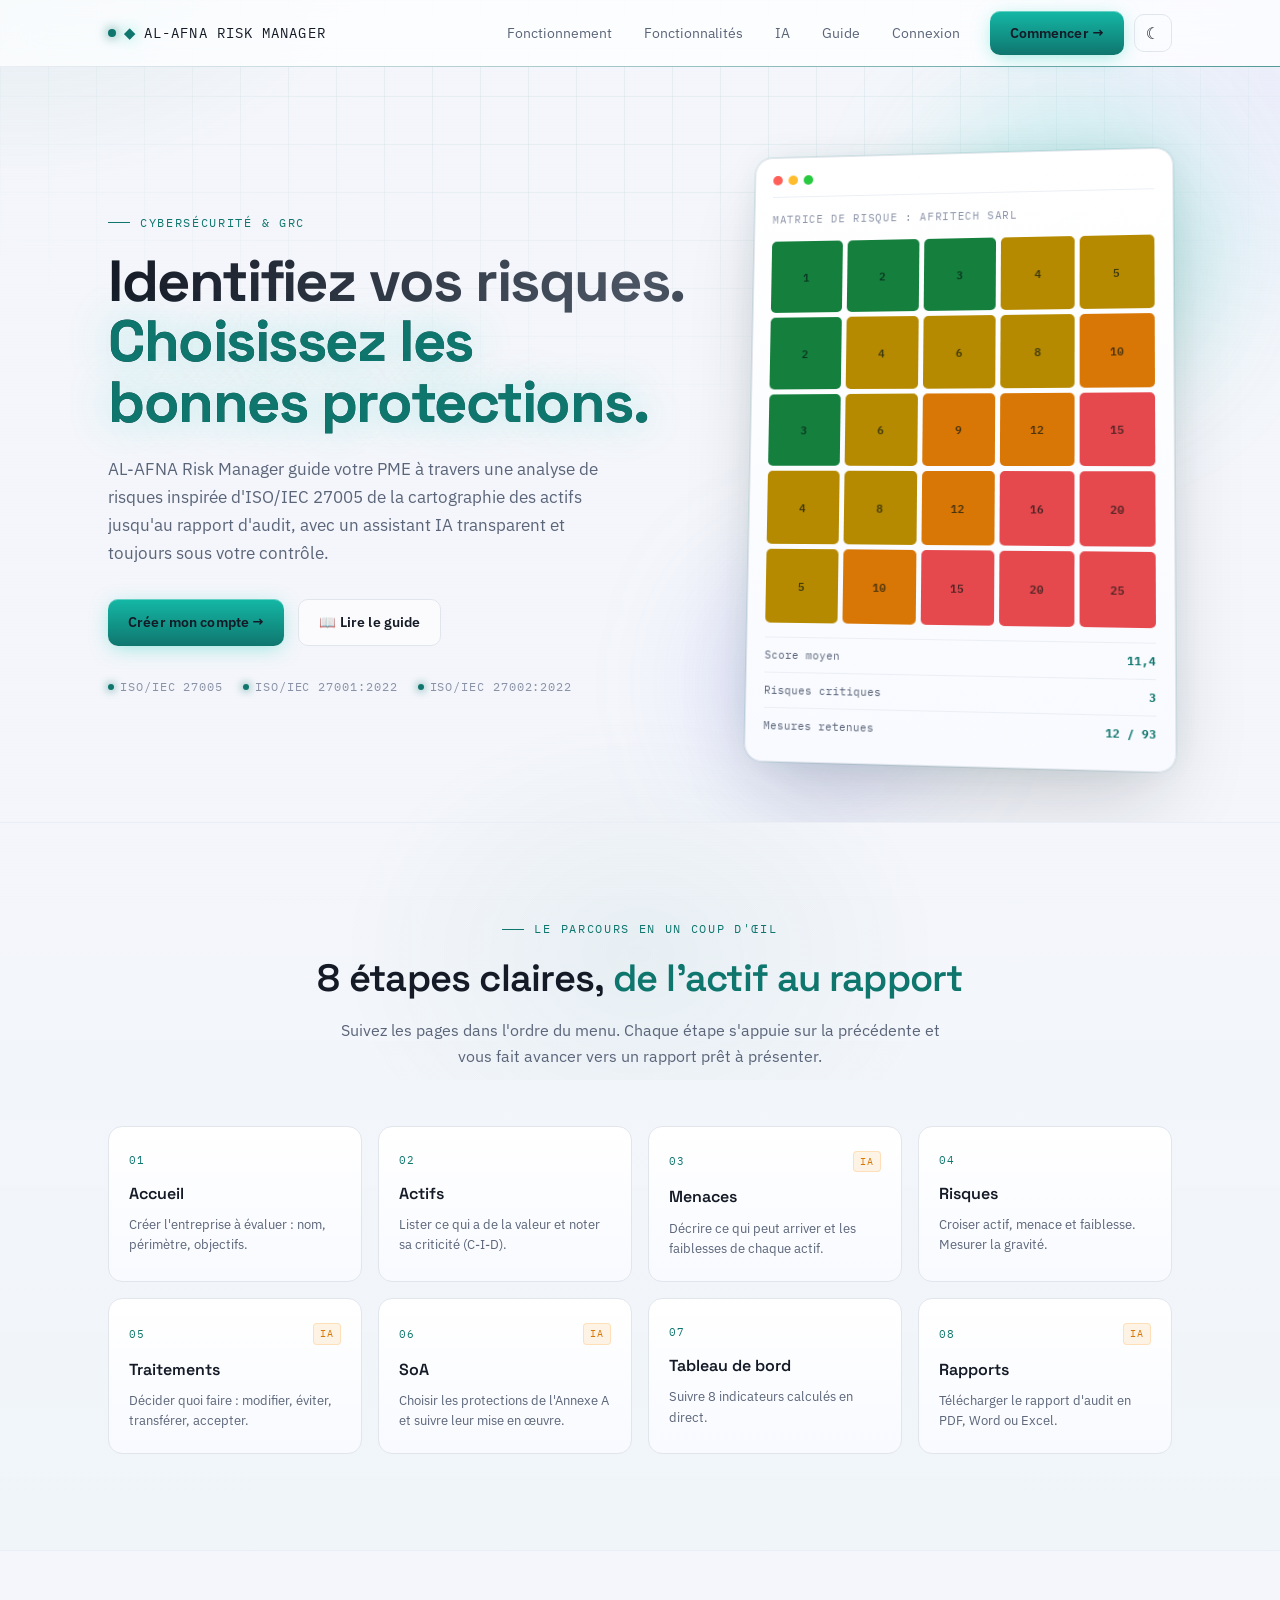
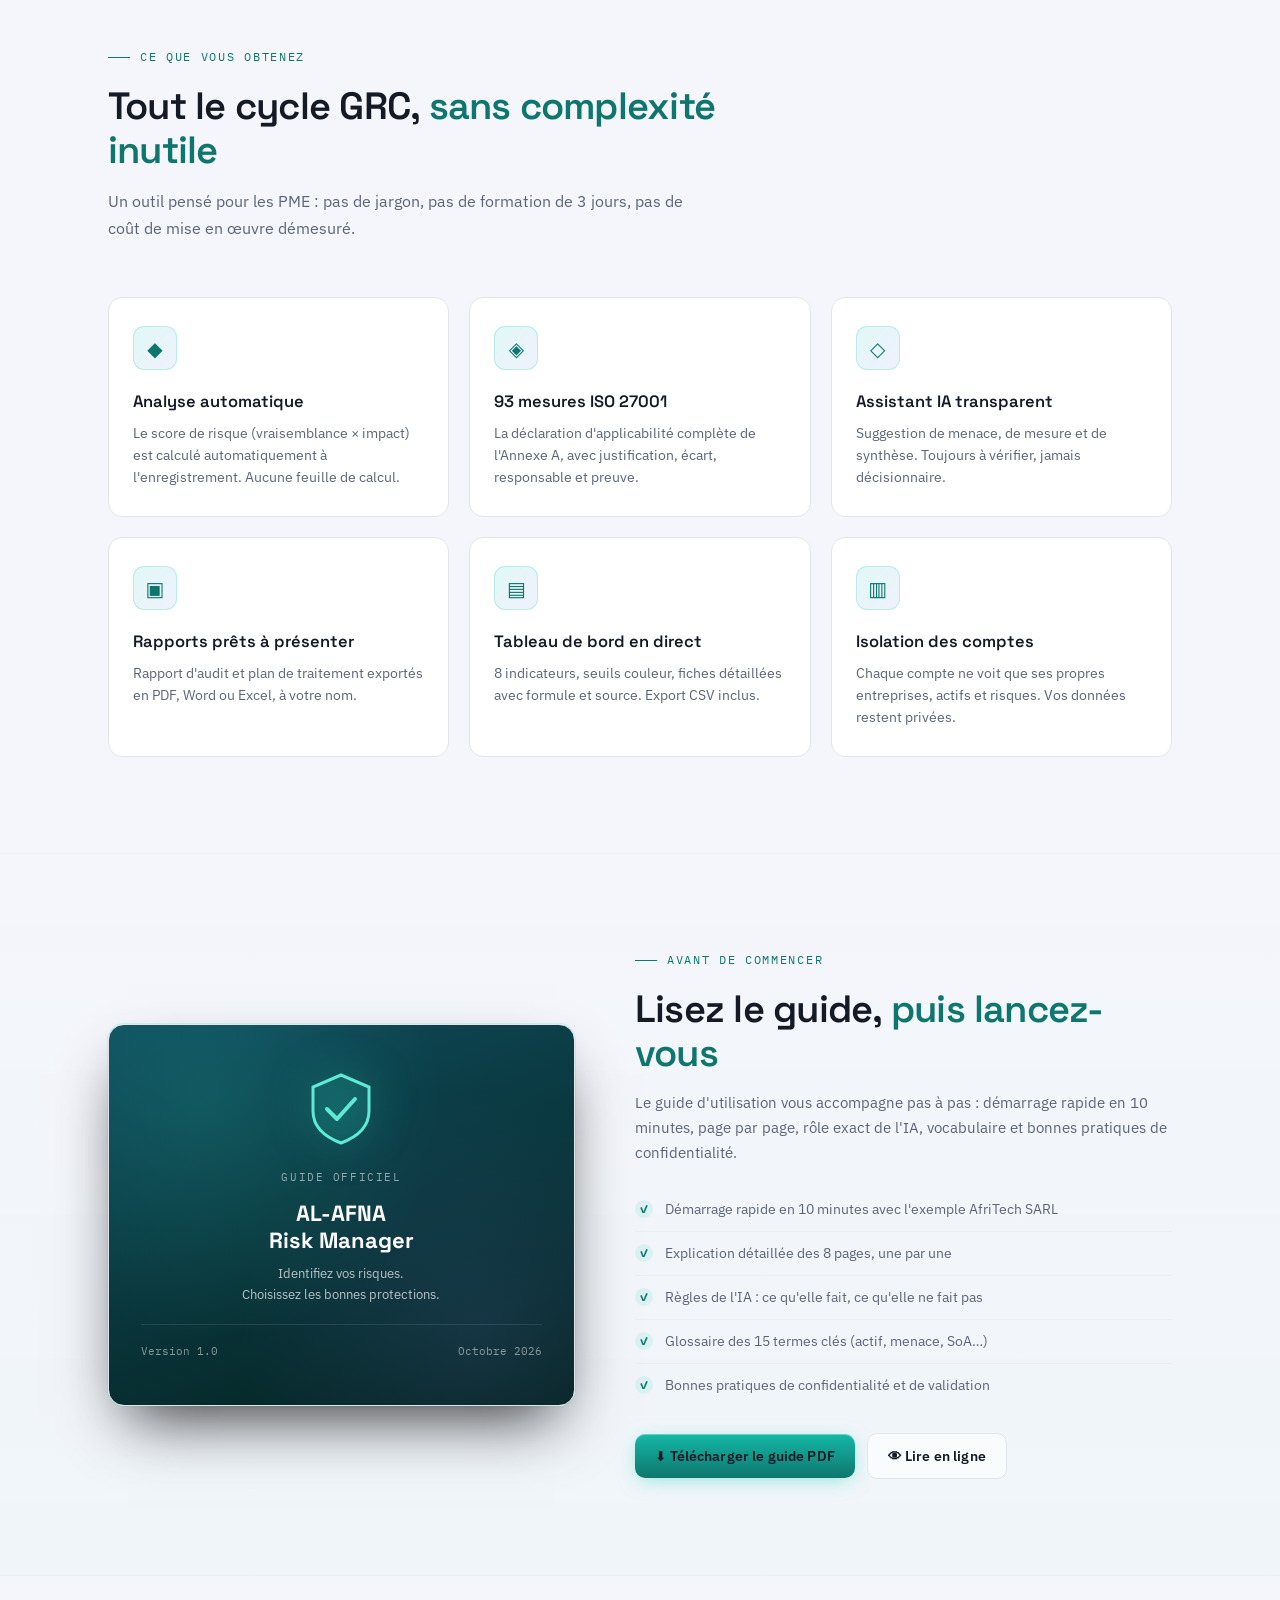
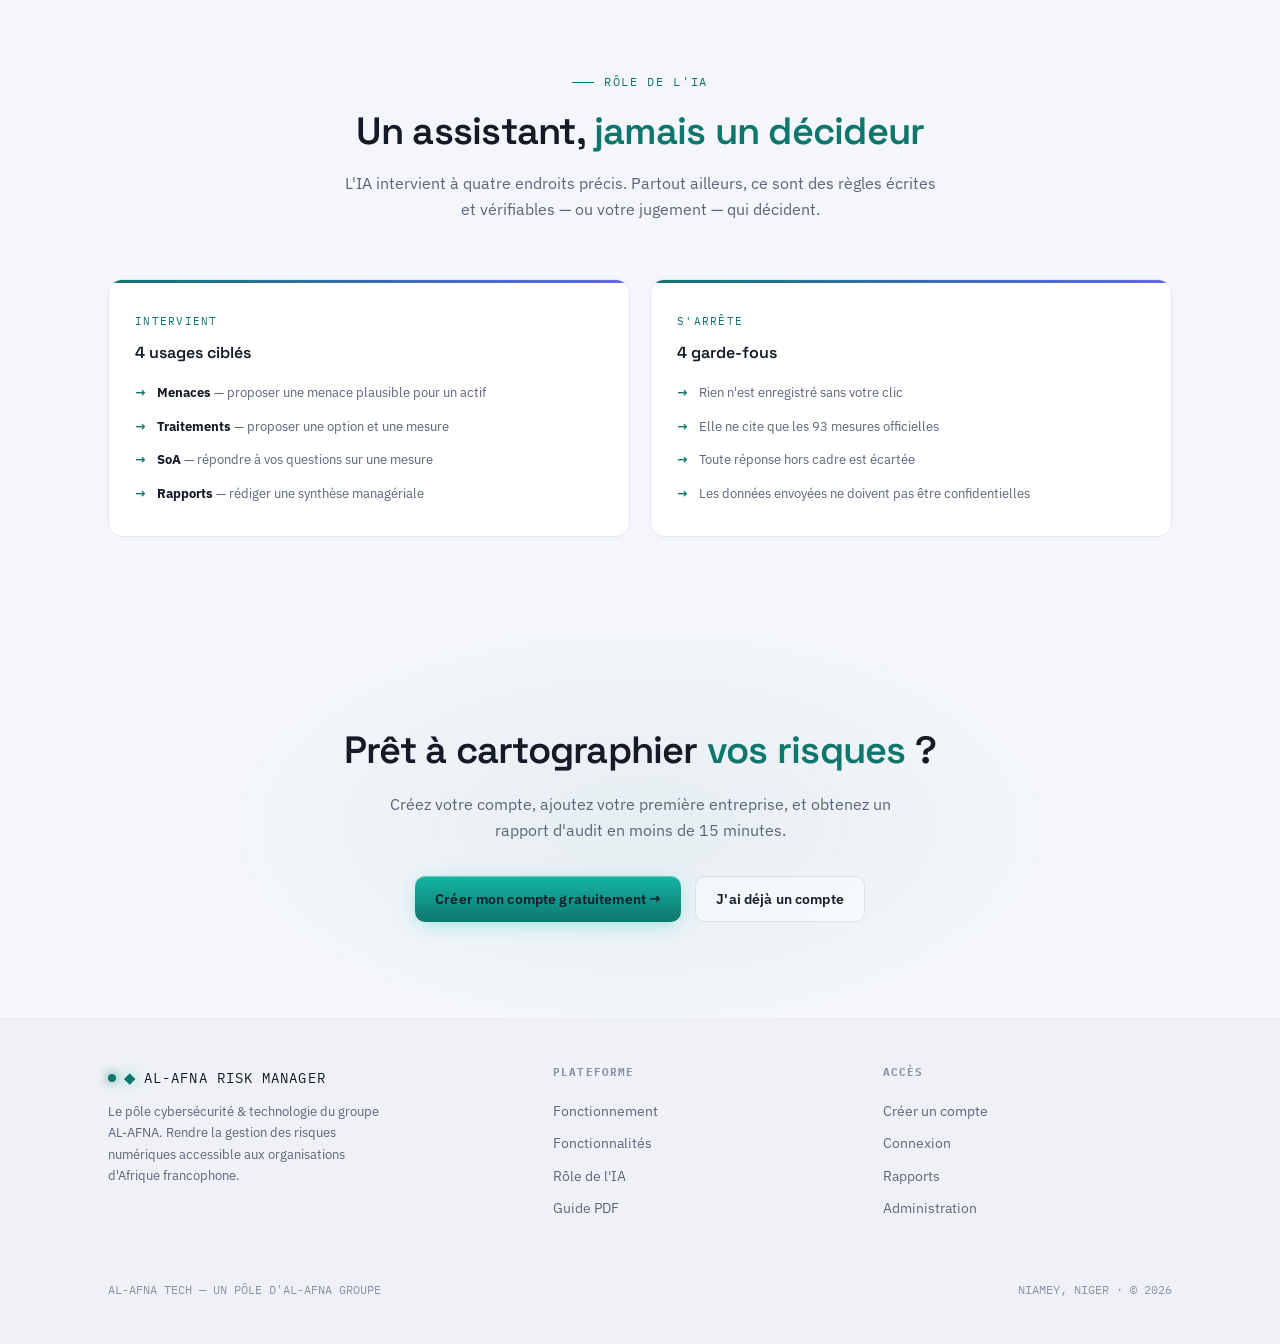
<file: index.html>
<!DOCTYPE html>
<html lang="fr" data-theme="dark">
<head>
<meta charset="UTF-8">
<meta name="viewport" content="width=device-width, initial-scale=1.0">
<title>AL-AFNA Risk Manager — Identifiez vos risques, choisissez les bonnes protections</title>
<meta name="description" content="Plateforme GRC inspirée d'ISO/IEC 27005 pour les PME d'Afrique francophone. Analysez vos risques, choisissez vos mesures, suivez votre progression.">
<link rel="preconnect" href="https://fonts.googleapis.com">
<link rel="preconnect" href="https://fonts.gstatic.com" crossorigin>
<link href="https://fonts.googleapis.com/css2?family=Space+Grotesk:wght@400;500;600;700&family=IBM+Plex+Sans:wght@400;500;600&family=IBM+Plex+Mono:wght@400;500&display=swap" rel="stylesheet">
<link rel="stylesheet" href="landing.css">
</head>
<body class="lp">

<div class="lp-scanline" aria-hidden="true"></div>

<!-- ══════════ NAV ══════════ -->
<header class="lp-nav">
  <div class="lp-wrap">
    <a href="#" class="lp-brand"><b>&#9670;</b> AL-AFNA RISK MANAGER</a>
    <nav class="lp-nav-links" aria-label="Navigation principale">
      <a href="#lp-fonctionnement">Fonctionnement</a>
      <a href="#lp-fonctionnalites">Fonctionnalités</a>
      <a href="#lp-ia">IA</a>
      <a href="#lp-guide">Guide</a>
      <a href="login.html">Connexion</a>
    </nav>
    <div class="lp-nav-actions">
      <a href="inscription.html" class="lp-btn lp-btn--primary">Commencer →</a>
      <button class="lp-theme-toggle" type="button" aria-label="Changer de thème" id="lpThemeBtn">
        <span class="lp-ic-sun">☀</span>
        <span class="lp-ic-moon">☾</span>
      </button>
    </div>
  </div>
</header>

<main class="lp-main">

<!-- ══════════ HERO ══════════ -->
<section class="lp-hero">
  <div class="lp-wrap lp-hero-grid">
    <div class="lp-hero-copy">
      <div class="lp-eyebrow">Cybersécurité &amp; GRC</div>
      <h1 class="lp-h1">Identifiez vos risques.<br><em>Choisissez les bonnes protections.</em></h1>
      <p class="lp-lead">
        AL-AFNA Risk Manager guide votre PME à travers une analyse de risques inspirée d'ISO/IEC 27005 de la cartographie des actifs jusqu'au rapport d'audit, avec un assistant IA transparent et toujours sous votre contrôle.
      </p>
      <div class="lp-cta-row">
        <a href="inscription.html" class="lp-btn lp-btn--primary">Créer mon compte →</a>
        <a href="#lp-guide" class="lp-btn lp-btn--ghost">📖 Lire le guide</a>
      </div>
      <div class="lp-badges">
        <span>ISO/IEC 27005</span>
        <span>ISO/IEC 27001:2022</span>
        <span>ISO/IEC 27002:2022</span>
      </div>
    </div>

    <div class="lp-hero-visual">
      <div class="lp-mockup">
        <div class="lp-mockup-bar"><i></i><i></i><i></i></div>
        <div class="lp-mockup-title">MATRICE DE RISQUE : AFRITECH SARL</div>
        <div class="lp-mockup-matrix" id="lpMockMatrix"></div>
        <div class="lp-mockup-stat"><span>Score moyen</span><b>11,4</b></div>
        <div class="lp-mockup-stat"><span>Risques critiques</span><b>3</b></div>
        <div class="lp-mockup-stat"><span>Mesures retenues</span><b>12 / 93</b></div>
      </div>
    </div>
  </div>
</section>

<!-- ══════════ 8 ÉTAPES ══════════ -->
<section class="lp-section lp-section--alt" id="lp-fonctionnement">
  <div class="lp-wrap">
    <div class="lp-section-head lp-section-head--center lp-reveal">
      <div class="lp-eyebrow">Le parcours en un coup d'œil</div>
      <h2 class="lp-h2">8 étapes claires, <span>de l'actif au rapport</span></h2>
      <p>Suivez les pages dans l'ordre du menu. Chaque étape s'appuie sur la précédente et vous fait avancer vers un rapport prêt à présenter.</p>
    </div>
    <div class="lp-steps lp-reveal">
      <div class="lp-step">
        <div class="lp-step-num">01</div>
        <h3>Accueil</h3>
        <p>Créer l'entreprise à évaluer : nom, périmètre, objectifs.</p>
      </div>
      <div class="lp-step">
        <div class="lp-step-num">02</div>
        <h3>Actifs</h3>
        <p>Lister ce qui a de la valeur et noter sa criticité (C-I-D).</p>
      </div>
      <div class="lp-step">
        <div class="lp-step-num">03<span class="lp-step-ia">IA</span></div>
        <h3>Menaces</h3>
        <p>Décrire ce qui peut arriver et les faiblesses de chaque actif.</p>
      </div>
      <div class="lp-step">
        <div class="lp-step-num">04</div>
        <h3>Risques</h3>
        <p>Croiser actif, menace et faiblesse. Mesurer la gravité.</p>
      </div>
      <div class="lp-step">
        <div class="lp-step-num">05<span class="lp-step-ia">IA</span></div>
        <h3>Traitements</h3>
        <p>Décider quoi faire : modifier, éviter, transférer, accepter.</p>
      </div>
      <div class="lp-step">
        <div class="lp-step-num">06<span class="lp-step-ia">IA</span></div>
        <h3>SoA</h3>
        <p>Choisir les protections de l'Annexe A et suivre leur mise en œuvre.</p>
      </div>
      <div class="lp-step">
        <div class="lp-step-num">07</div>
        <h3>Tableau de bord</h3>
        <p>Suivre 8 indicateurs calculés en direct.</p>
      </div>
      <div class="lp-step">
        <div class="lp-step-num">08<span class="lp-step-ia">IA</span></div>
        <h3>Rapports</h3>
        <p>Télécharger le rapport d'audit en PDF, Word ou Excel.</p>
      </div>
    </div>
  </div>
</section>

<!-- ══════════ FONCTIONNALITÉS ══════════ -->
<section class="lp-section" id="lp-fonctionnalites">
  <div class="lp-wrap">
    <div class="lp-section-head lp-reveal">
      <div class="lp-eyebrow">Ce que vous obtenez</div>
      <h2 class="lp-h2">Tout le cycle GRC, <span>sans complexité inutile</span></h2>
      <p>Un outil pensé pour les PME : pas de jargon, pas de formation de 3 jours, pas de coût de mise en œuvre démesuré.</p>
    </div>
    <div class="lp-features lp-reveal">
      <div class="lp-feature">
        <div class="lp-feature-ic">◆</div>
        <h3>Analyse automatique</h3>
        <p>Le score de risque (vraisemblance × impact) est calculé automatiquement à l'enregistrement. Aucune feuille de calcul.</p>
      </div>
      <div class="lp-feature">
        <div class="lp-feature-ic">◈</div>
        <h3>93 mesures ISO 27001</h3>
        <p>La déclaration d'applicabilité complète de l'Annexe A, avec justification, écart, responsable et preuve.</p>
      </div>
      <div class="lp-feature">
        <div class="lp-feature-ic">◇</div>
        <h3>Assistant IA transparent</h3>
        <p>Suggestion de menace, de mesure et de synthèse. Toujours à vérifier, jamais décisionnaire.</p>
      </div>
      <div class="lp-feature">
        <div class="lp-feature-ic">▣</div>
        <h3>Rapports prêts à présenter</h3>
        <p>Rapport d'audit et plan de traitement exportés en PDF, Word ou Excel, à votre nom.</p>
      </div>
      <div class="lp-feature">
        <div class="lp-feature-ic">▤</div>
        <h3>Tableau de bord en direct</h3>
        <p>8 indicateurs, seuils couleur, fiches détaillées avec formule et source. Export CSV inclus.</p>
      </div>
      <div class="lp-feature">
        <div class="lp-feature-ic">▥</div>
        <h3>Isolation des comptes</h3>
        <p>Chaque compte ne voit que ses propres entreprises, actifs et risques. Vos données restent privées.</p>
      </div>
    </div>
  </div>
</section>

<!-- ══════════ TÉLÉCHARGEMENT GUIDE ══════════ -->
<section class="lp-section lp-section--alt" id="lp-guide">
  <div class="lp-wrap lp-download">
    <div class="lp-pdf-preview lp-reveal">
      <div class="lp-pdf-cover">
        <div class="lp-pdf-shield">
          <svg viewBox="0 0 80 80" fill="none" xmlns="http://www.w3.org/2000/svg" aria-hidden="true">
            <path d="M40 6 L68 18 V42 C68 58 56 68 40 74 C24 68 12 58 12 42 V18 Z"
                  stroke="#5EEAD4" stroke-width="3" fill="rgba(45,212,191,0.1)"/>
            <path d="M26 40 L36 50 L54 30"
                  stroke="#5EEAD4" stroke-width="4" stroke-linecap="round" stroke-linejoin="round"/>
          </svg>
        </div>
        <div class="lp-pdf-label">Guide officiel</div>
        <div class="lp-pdf-title">AL-AFNA<br>Risk Manager</div>
        <div class="lp-pdf-sub">Identifiez vos risques.<br>Choisissez les bonnes protections.</div>
        <div class="lp-pdf-meta">
          <span>Version 1.0</span>
          <span>Octobre 2026</span>
        </div>
      </div>
    </div>

    <div class="lp-download-copy lp-reveal lp-delay-2">
      <div class="lp-eyebrow">Avant de commencer</div>
      <h2 class="lp-h2">Lisez le guide, <span>puis lancez-vous</span></h2>
      <p>Le guide d'utilisation vous accompagne pas à pas : démarrage rapide en 10 minutes, page par page, rôle exact de l'IA, vocabulaire et bonnes pratiques de confidentialité.</p>
      <ul class="lp-download-list">
        <li>Démarrage rapide en 10 minutes avec l'exemple AfriTech SARL</li>
        <li>Explication détaillée des 8 pages, une par une</li>
        <li>Règles de l'IA : ce qu'elle fait, ce qu'elle ne fait pas</li>
        <li>Glossaire des 15 termes clés (actif, menace, SoA…)</li>
        <li>Bonnes pratiques de confidentialité et de validation</li>
      </ul>
      <div class="lp-download-btns">
        <a href="assets/Guide_utilisation_AL-AFNA_Risk_Manager.pdf"
           class="lp-btn lp-btn--primary" download>
          ⬇ Télécharger le guide PDF
        </a>
        <a href="assets/Guide_utilisation_AL-AFNA_Risk_Manager.pdf"
           class="lp-btn lp-btn--ghost" target="_blank" rel="noopener">
          👁 Lire en ligne
        </a>
      </div>
    </div>
  </div>
</section>

<!-- ══════════ IA ══════════ -->
<section class="lp-section" id="lp-ia">
  <div class="lp-wrap">
    <div class="lp-section-head lp-section-head--center lp-reveal">
      <div class="lp-eyebrow">Rôle de l'IA</div>
      <h2 class="lp-h2">Un assistant, <span>jamais un décideur</span></h2>
      <p>L'IA intervient à quatre endroits précis. Partout ailleurs, ce sont des règles écrites et vérifiables — ou votre jugement — qui décident.</p>
    </div>
    <div class="lp-ia-grid lp-reveal">
      <div class="lp-ia-card">
        <span class="lp-ia-tag">Intervient</span>
        <h3>4 usages ciblés</h3>
        <ul>
          <li><b>Menaces</b> — proposer une menace plausible pour un actif</li>
          <li><b>Traitements</b> — proposer une option et une mesure</li>
          <li><b>SoA</b> — répondre à vos questions sur une mesure</li>
          <li><b>Rapports</b> — rédiger une synthèse managériale</li>
        </ul>
      </div>
      <div class="lp-ia-card">
        <span class="lp-ia-tag">S'arrête</span>
        <h3>4 garde-fous</h3>
        <ul>
          <li>Rien n'est enregistré sans votre clic</li>
          <li>Elle ne cite que les 93 mesures officielles</li>
          <li>Toute réponse hors cadre est écartée</li>
          <li>Les données envoyées ne doivent pas être confidentielles</li>
        </ul>
      </div>
    </div>
  </div>
</section>

<!-- ══════════ CTA FINAL ══════════ -->
<section class="lp-cta-final">
  <div class="lp-wrap">
    <h2 class="lp-h2">Prêt à cartographier <span>vos risques</span> ?</h2>
    <p>Créez votre compte, ajoutez votre première entreprise, et obtenez un rapport d'audit en moins de 15 minutes.</p>
    <div class="lp-cta-row lp-cta-row--center">
      <a href="inscription.html" class="lp-btn lp-btn--primary">Créer mon compte gratuitement →</a>
      <a href="login.html" class="lp-btn lp-btn--ghost">J'ai déjà un compte</a>
    </div>
  </div>
</section>

</main>

<!-- ══════════ FOOTER ══════════ -->
<footer class="lp-footer">
  <div class="lp-wrap">
    <div class="lp-footer-grid">
      <div class="lp-footer-brand">
        <div class="lp-brand"><b>&#9670;</b> AL-AFNA RISK MANAGER</div>
        <p>Le pôle cybersécurité &amp; technologie du groupe AL-AFNA. Rendre la gestion des risques numériques accessible aux organisations d'Afrique francophone.</p>
      </div>
      <div class="lp-footer-col">
        <h4>Plateforme</h4>
        <ul>
          <li><a href="#lp-fonctionnement">Fonctionnement</a></li>
          <li><a href="#lp-fonctionnalites">Fonctionnalités</a></li>
          <li><a href="#lp-ia">Rôle de l'IA</a></li>
          <li><a href="#lp-guide">Guide PDF</a></li>
        </ul>
      </div>
      <div class="lp-footer-col">
        <h4>Accès</h4>
        <ul>
          <li><a href="inscription.html">Créer un compte</a></li>
          <li><a href="login.html">Connexion</a></li>
          <li><a href="rapports.html">Rapports</a></li>
          <li><a href="admin.html">Administration</a></li>
        </ul>
      </div>
    </div>
    <div class="lp-footer-bottom">
      <span>AL-AFNA TECH — UN PÔLE D'AL-AFNA GROUPE</span>
      <span>NIAMEY, NIGER · © 2026</span>
    </div>
  </div>
</footer>

<script src="landing.js" defer></script>
</body>
</html>
</file>
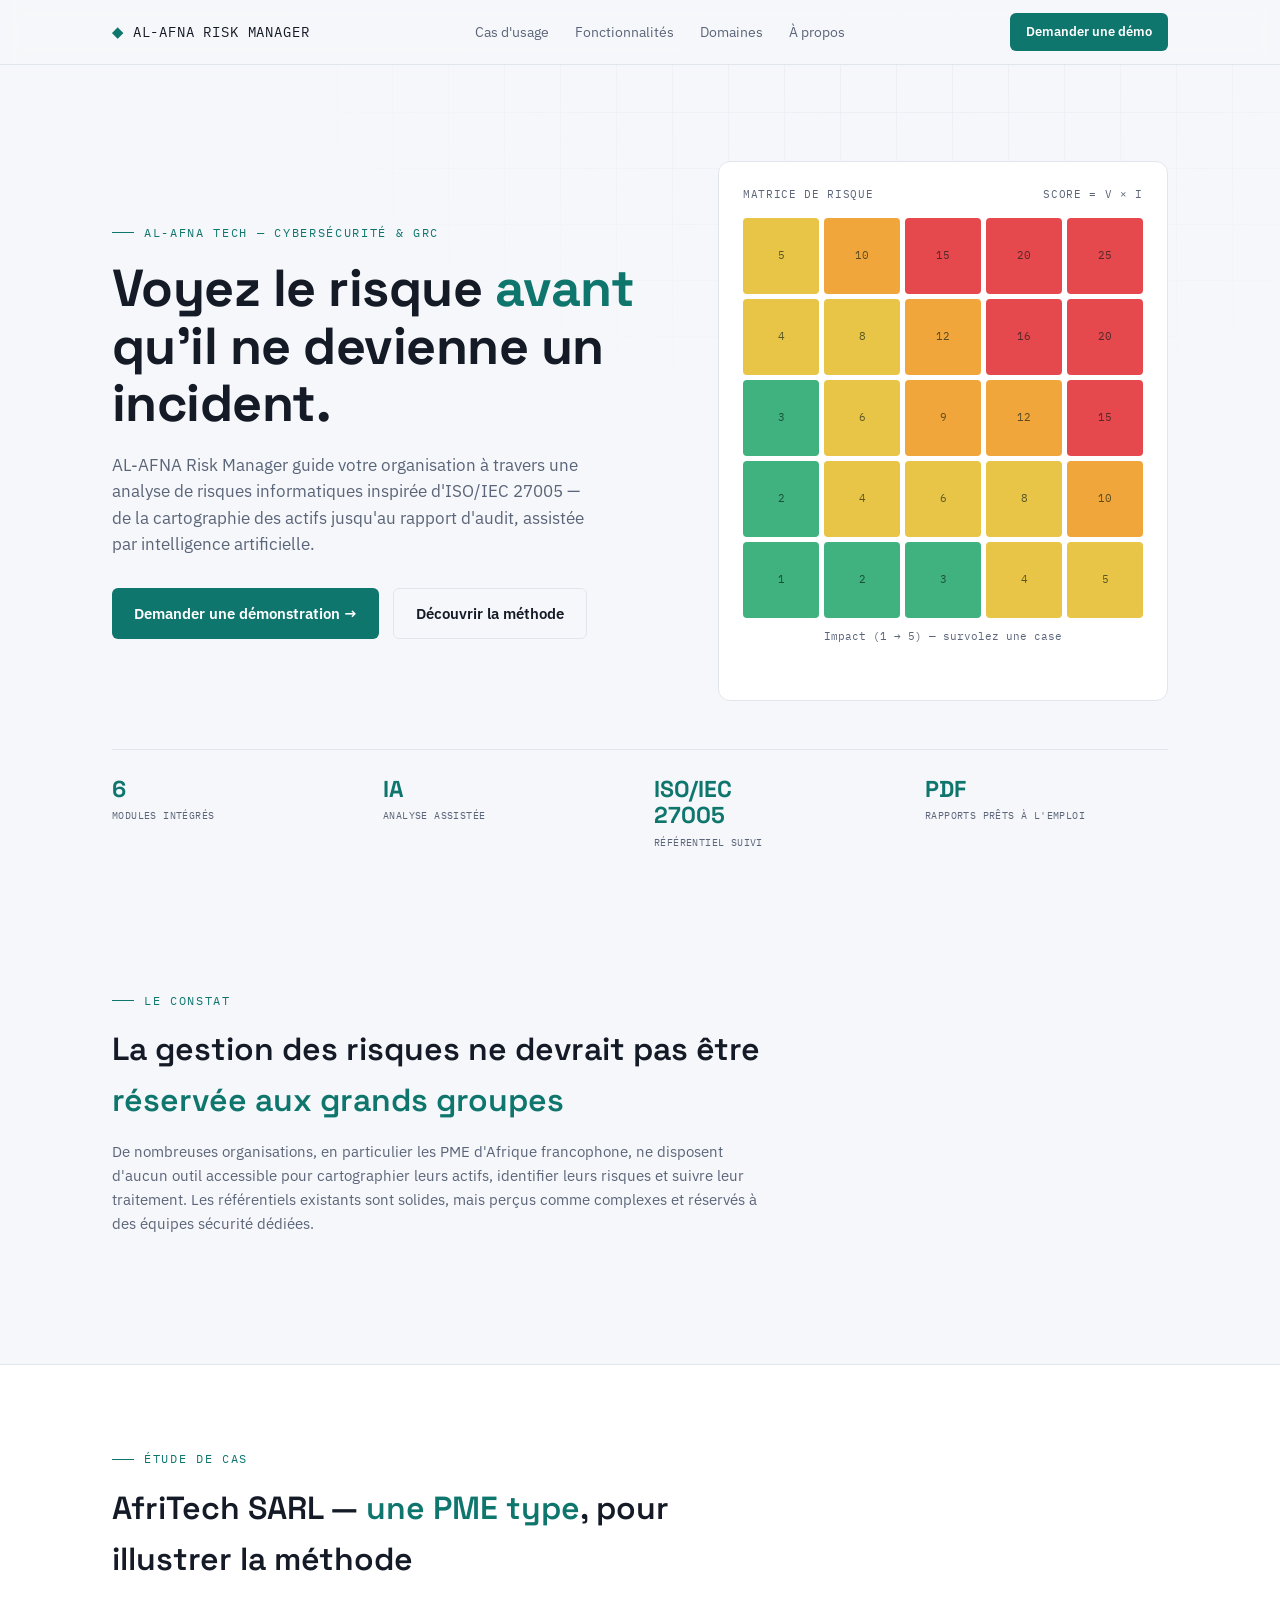
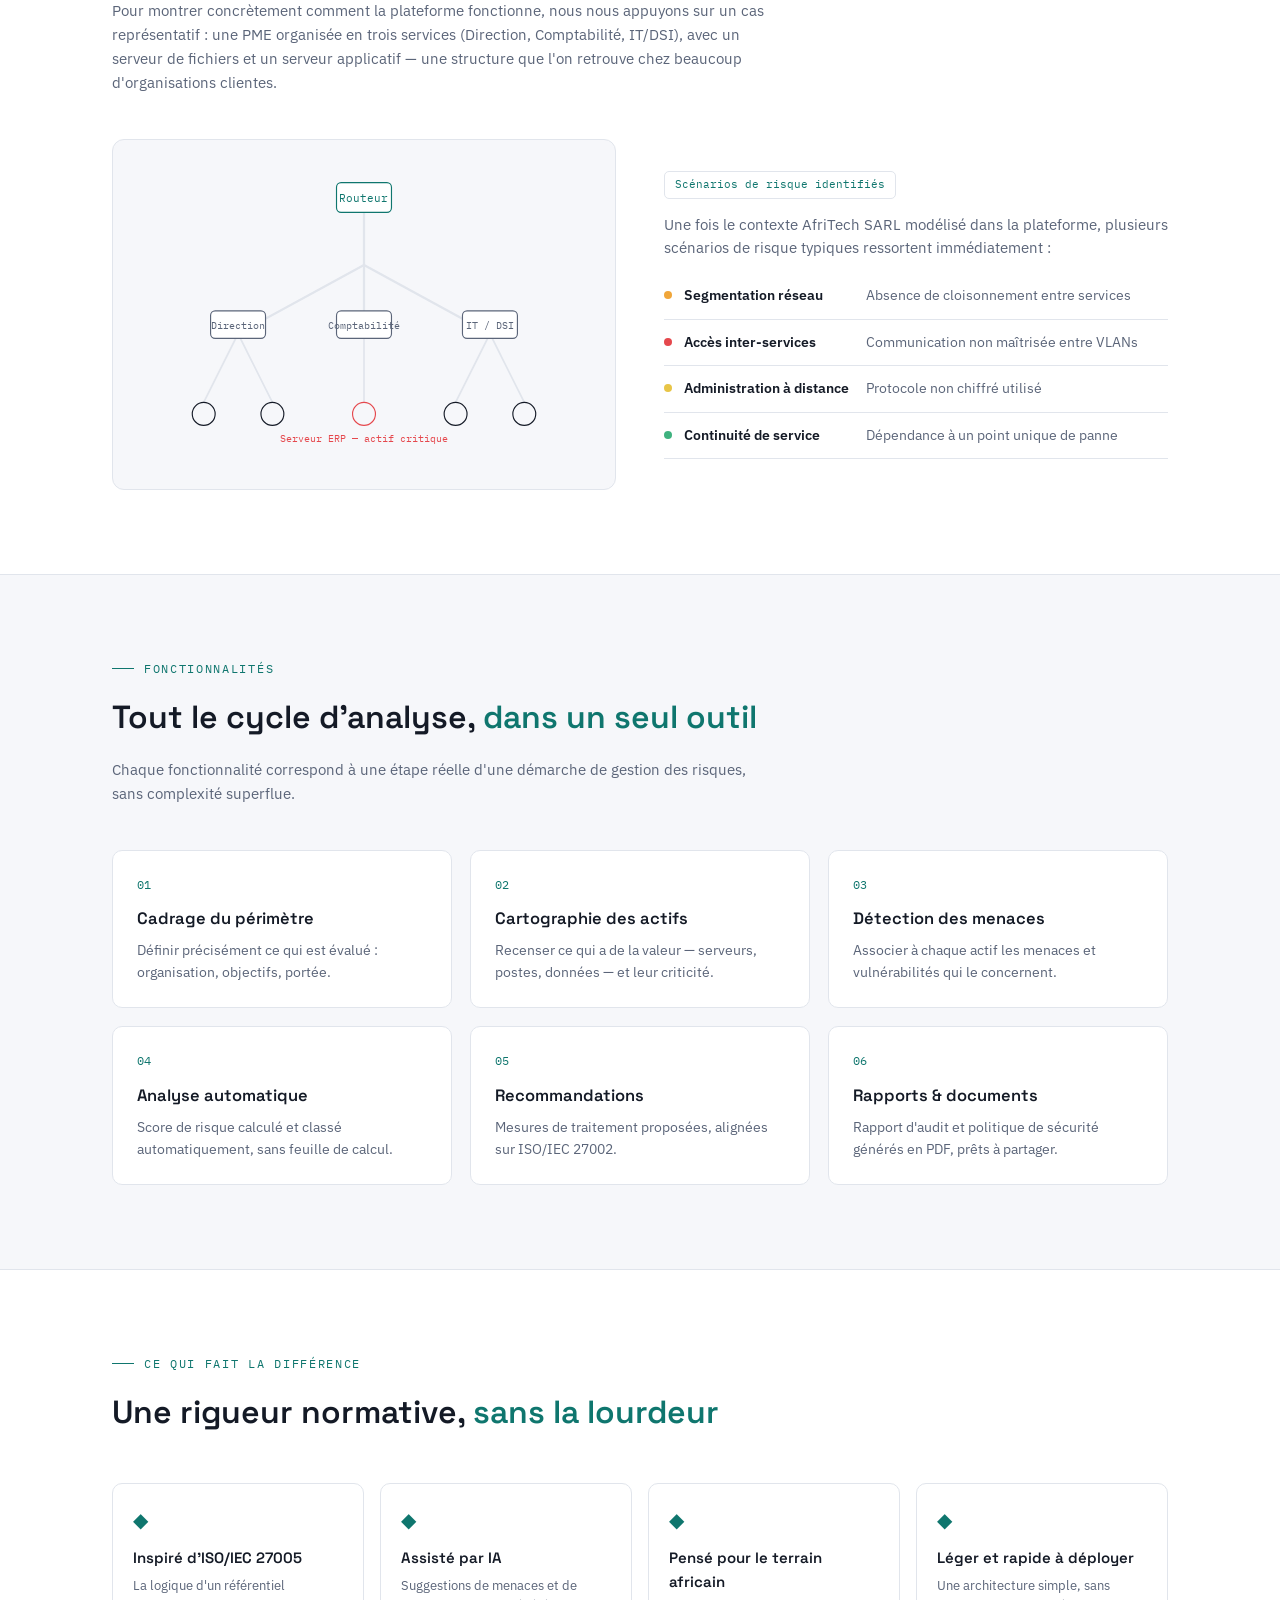
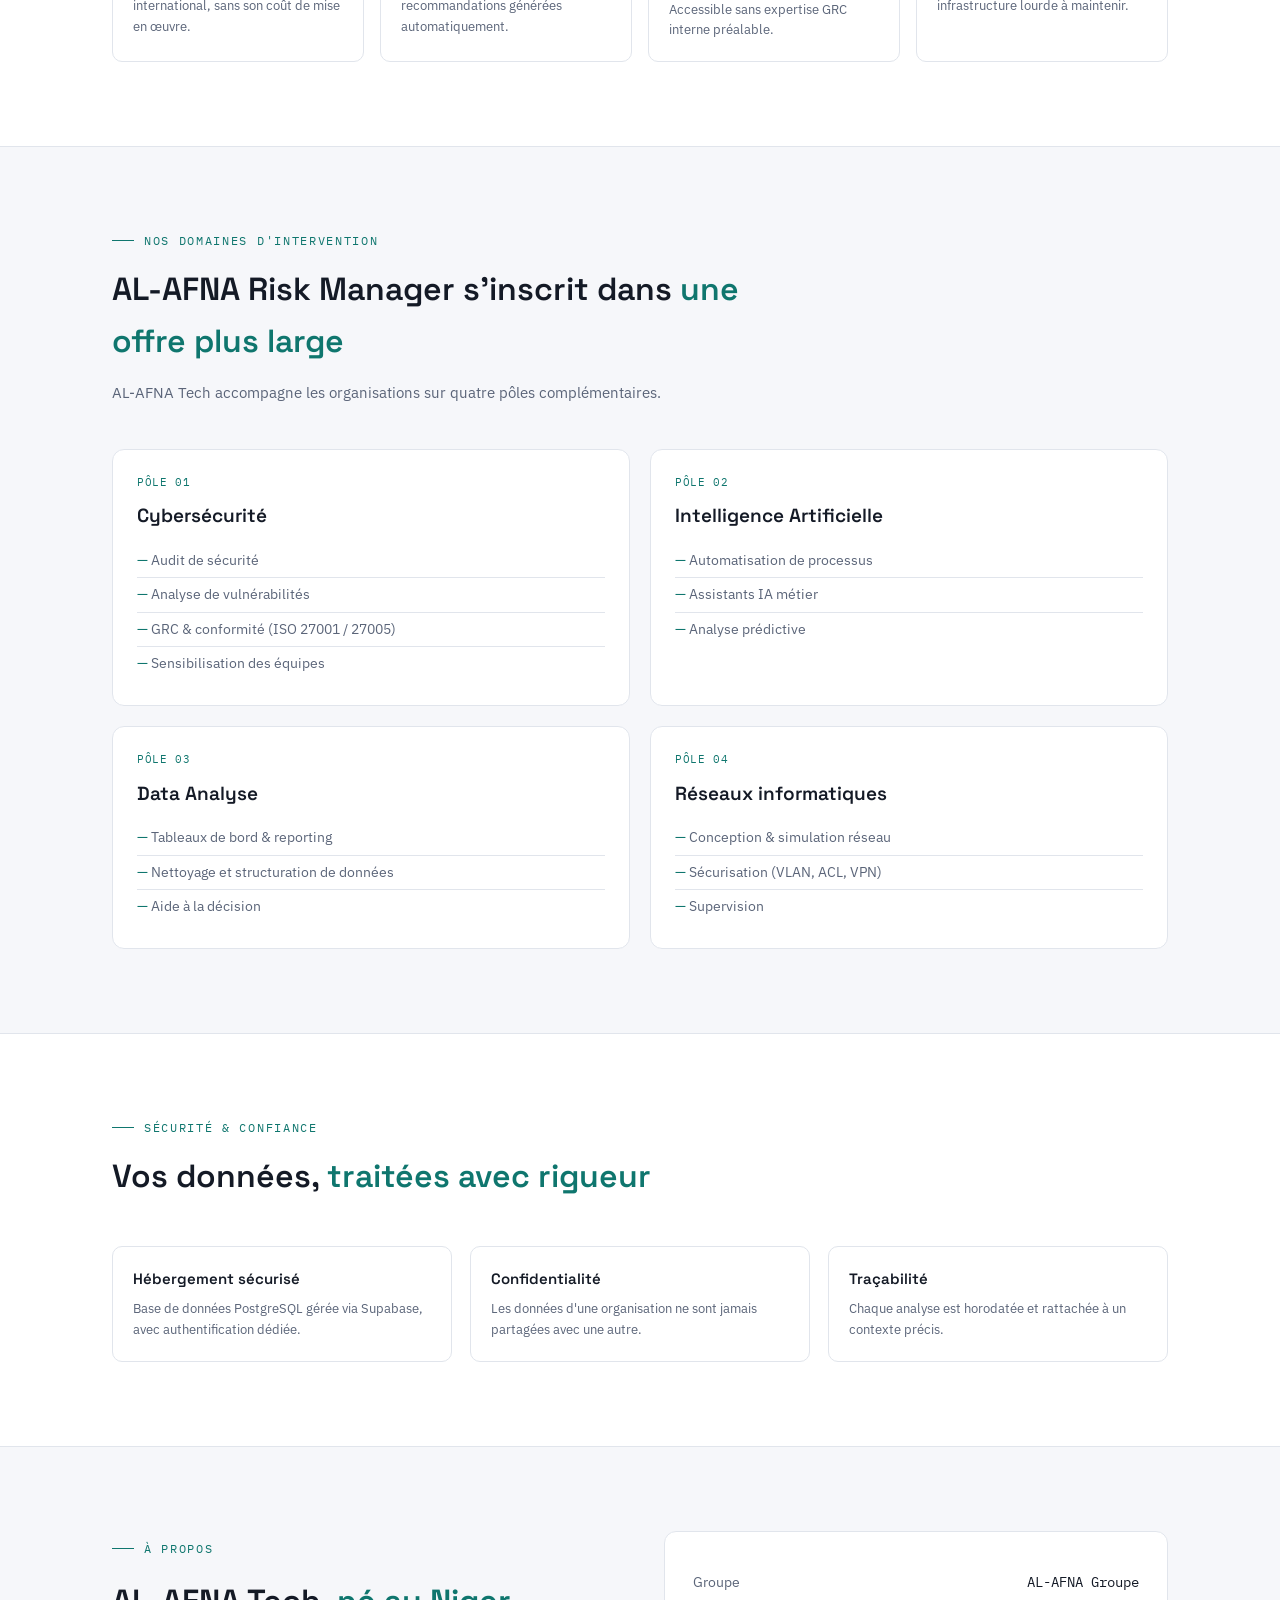
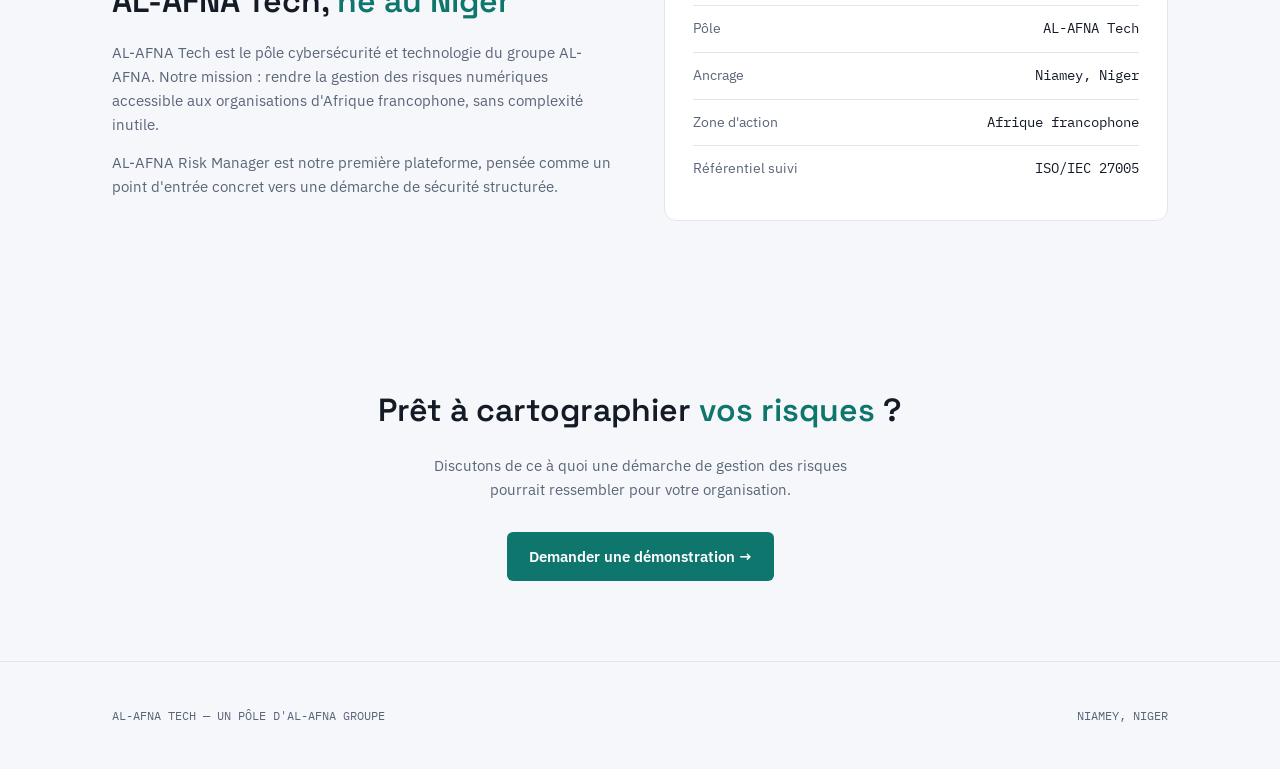
<file: al-afna-risk-manager-clair.html>
<!DOCTYPE html>
<html lang="fr">
<head>
<meta charset="UTF-8">
<meta name="viewport" content="width=device-width, initial-scale=1.0">
<title>AL-AFNA Risk Manager — Plateforme GRC inspirée ISO/IEC 27005</title>
<link rel="preconnect" href="https://fonts.googleapis.com">
<link href="https://fonts.googleapis.com/css2?family=Space+Grotesk:wght@400;500;600;700&family=IBM+Plex+Sans:wght@400;500;600&family=IBM+Plex+Mono:wght@400;500&display=swap" rel="stylesheet">
<style>
  :root{
    
    --bg: #F6F7FA;
    --bg-raised: #FFFFFF;
    --line: #E1E5EC;
    --ink: #141A26;
    --ink-dim: #5B6579;
    --teal: #0F766E;
    --teal-ink: #FFFFFF;
  
    --crit: #E5484D; --high: #F0A63A; --med: #E8C547; --low: #3FB27F;
    --display: 'Space Grotesk', system-ui, sans-serif;
    --body: 'IBM Plex Sans', system-ui, sans-serif;
    --mono: 'IBM Plex Mono', ui-monospace, monospace;
  }
  *{box-sizing:border-box; margin:0; padding:0;}
  html{scroll-behavior:smooth;}
  body{background:var(--bg); color:var(--ink); font-family:var(--body); line-height:1.6; -webkit-font-smoothing:antialiased;}
  a{color:inherit;}
  img,svg{max-width:100%;}
  .wrap{max-width:1120px; margin:0 auto; padding:0 32px;}

  .grid-bg{
    position:fixed; inset:0; z-index:-1; opacity:0.5;
    background-image: linear-gradient(var(--line) 1px, transparent 1px), linear-gradient(90deg, var(--line) 1px, transparent 1px);
    background-size: 56px 56px;
    mask-image: radial-gradient(ellipse 900px 600px at 70% 0%, black 10%, transparent 70%);
  }

  header.nav{position:sticky; top:0; z-index:20; background:rgba(246,247,250,0.88); backdrop-filter: blur(10px); border-bottom:1px solid var(--line);}
  .nav .wrap{display:flex; align-items:center; justify-content:space-between; height:64px; gap:16px;}
  .brand{font-family:var(--mono); font-size:14px; letter-spacing:0.06em; color:var(--ink); white-space:nowrap;}
  .brand b{color:var(--teal);}
  .nav ul{display:flex; gap:26px; list-style:none;}
  .nav ul a{font-size:13.5px; color:var(--ink-dim); text-decoration:none; transition:color .15s;}
  .nav ul a:hover{color:var(--ink);}
  .nav .btn{padding:9px 16px; font-size:13px;}

  .hero{padding:96px 0 56px;}
  .hero-grid{display:grid; grid-template-columns:1.1fr 0.9fr; gap:56px; align-items:center;}
  .eyebrow{font-family:var(--mono); font-size:12px; letter-spacing:0.14em; text-transform:uppercase; color:var(--teal); margin-bottom:18px; display:flex; align-items:center; gap:10px;}
  .eyebrow::before{content:""; width:22px; height:1px; background:var(--teal); display:inline-block;}
  h1{font-family:var(--display); font-weight:700; font-size:clamp(32px, 4.6vw, 52px); line-height:1.1; letter-spacing:-0.01em; margin-bottom:20px;}
  h1 em{font-style:normal; color:var(--teal);}
  .hero p.lead{color:var(--ink-dim); font-size:16.5px; max-width:48ch; margin-bottom:30px;}
  .cta-row{display:flex; gap:14px; flex-wrap:wrap;}
  .btn{font-family:var(--body); font-weight:600; font-size:14.5px; padding:13px 22px; border-radius:6px; text-decoration:none; display:inline-flex; align-items:center; gap:8px; transition:transform .15s, opacity .15s;}
  .btn-primary{background:var(--teal); color:var(--teal-ink);}
  .btn-primary:hover{transform:translateY(-1px); opacity:0.92;}
  .btn-ghost{border:1px solid var(--line); color:var(--ink);}
  .btn-ghost:hover{border-color:var(--teal); color:var(--teal);}

  .matrix-card{background:var(--bg-raised); border:1px solid var(--line); border-radius:12px; padding:24px;}
  .matrix-card .cap{font-family:var(--mono); font-size:11px; color:var(--ink-dim); letter-spacing:0.06em; display:flex; justify-content:space-between; margin-bottom:14px;}
  .matrix{display:grid; grid-template-columns:repeat(5, 1fr); gap:5px; transform: scaleY(-1);}
  .cell{aspect-ratio:1; border-radius:4px; display:flex; align-items:center; justify-content:center; font-family:var(--mono); font-size:11px; color:rgba(4,20,18,0.62); transform: scaleY(-1); transition: transform .12s ease;}
  .cell:hover{transform: scaleY(-1) scale(1.08); z-index:2;}
  .axis-label{font-family:var(--mono); font-size:10.5px; color:var(--ink-dim); text-align:center; margin-top:10px;}
  .matrix-tip{font-family:var(--mono); font-size:11px; color:var(--ink-dim); margin-top:14px; min-height:16px;}

  .stat-bar{display:flex; gap:28px; margin-top:48px; padding-top:26px; border-top:1px solid var(--line); flex-wrap:wrap;}
  .stat{flex:1 1 150px;}
  .stat-n{font-family:var(--display); font-size:23px; font-weight:700; color:var(--teal); line-height:1.15;}
  .stat-l{font-family:var(--mono); font-size:10px; color:var(--ink-dim); margin-top:6px; text-transform:uppercase; letter-spacing:0.04em;}

  section{padding:84px 0;}
  section.alt{background:var(--bg-raised); border-top:1px solid var(--line); border-bottom:1px solid var(--line);}
  .section-head{max-width:660px; margin-bottom:44px;}
  .section-head .eyebrow{margin-bottom:14px;}
  h2{font-family:var(--display); font-size:clamp(24px,3.2vw,32px); font-weight:600; margin-bottom:14px;}
  h2 span{color:var(--teal);}
  .section-head p{color:var(--ink-dim); font-size:15px;}

  .feature-grid{display:grid; grid-template-columns:repeat(3, 1fr); gap:18px;}
  .feature{background:var(--bg-raised); border:1px solid var(--line); border-radius:10px; padding:24px;}
  .feature .num{font-family:var(--mono); color:var(--teal); font-size:12px; margin-bottom:12px;}
  .feature h3{font-family:var(--display); font-size:16.5px; font-weight:600; margin-bottom:8px;}
  .feature p{color:var(--ink-dim); font-size:13.5px;}

  .case-grid{display:grid; grid-template-columns:1fr 1fr; gap:48px; align-items:center;}
  .net-card{background:var(--bg); border:1px solid var(--line); border-radius:12px; padding:22px;}
  .case-copy p{color:var(--ink-dim); font-size:14.5px; margin-bottom:14px;}
  .case-copy .badge{font-family:var(--mono); font-size:11px; color:var(--teal); border:1px solid var(--line); display:inline-block; padding:4px 10px; border-radius:5px; margin-bottom:14px;}

  .incident-list{list-style:none; margin-top:10px;}
  .incident-list li{display:flex; gap:12px; padding:12px 0; border-bottom:1px solid var(--line); font-size:13.5px; color:var(--ink-dim);}
  .incident-list li b{color:var(--ink); font-weight:600; min-width:170px; display:inline-block;}
  .dot{width:8px; height:8px; border-radius:50%; margin-top:6px; flex:none;}

  .diff-grid{display:grid; grid-template-columns:repeat(4, 1fr); gap:16px;}
  .diff{border:1px solid var(--line); border-radius:10px; padding:20px; background:var(--bg-raised);}
  .diff .ic{font-family:var(--mono); color:var(--teal); font-size:20px; margin-bottom:10px;}
  .diff h3{font-family:var(--display); font-size:15px; font-weight:600; margin-bottom:6px;}
  .diff p{color:var(--ink-dim); font-size:13px;}

  .domain-grid{display:grid; grid-template-columns:repeat(2, 1fr); gap:20px;}
  .domain{border:1px solid var(--line); border-radius:12px; padding:24px; background:var(--bg-raised);}
  .domain .tag{font-family:var(--mono); font-size:11px; color:var(--teal); text-transform:uppercase; letter-spacing:0.06em; margin-bottom:10px; display:block;}
  .domain h3{font-family:var(--display); font-size:19px; font-weight:600; margin-bottom:12px;}
  .domain ul{list-style:none;}
  .domain ul li{font-size:13.5px; color:var(--ink-dim); padding:6px 0; border-bottom:1px solid var(--line);}
  .domain ul li:last-child{border-bottom:none;}
  .domain ul li::before{content:"— "; color:var(--teal);}

  .trust-grid{display:grid; grid-template-columns:repeat(3,1fr); gap:18px;}
  .trust{padding:20px; border:1px solid var(--line); border-radius:10px; background:var(--bg-raised);}
  .trust h3{font-family:var(--display); font-size:15px; font-weight:600; margin-bottom:8px;}
  .trust p{color:var(--ink-dim); font-size:13px;}

  .about-grid{display:grid; grid-template-columns:1fr 1fr; gap:48px; align-items:center;}
  .about-copy p{color:var(--ink-dim); font-size:15px; margin-bottom:14px;}
  .about-card{border:1px solid var(--line); border-radius:12px; padding:28px; background:var(--bg-raised);}
  .about-card .row{display:flex; justify-content:space-between; padding:12px 0; border-bottom:1px solid var(--line); font-size:13.5px;}
  .about-card .row:last-child{border-bottom:none;}
  .about-card .row span:first-child{color:var(--ink-dim);}
  .about-card .row span:last-child{font-family:var(--mono); color:var(--ink); text-align:right;}

  .cta-final{text-align:center; padding:80px 0;}
  .cta-final h2{margin-bottom:18px;}
  .cta-final p{color:var(--ink-dim); font-size:15px; max-width:52ch; margin:0 auto 30px;}
  .cta-final .cta-row{justify-content:center;}

  footer{padding:44px 0; border-top:1px solid var(--line);}
  footer .wrap{display:flex; justify-content:space-between; align-items:center; flex-wrap:wrap; gap:16px;}
  footer .f-mono{font-family:var(--mono); font-size:12px; color:var(--ink-dim);}

  @media (max-width:900px){
    .hero-grid{grid-template-columns:1fr;}
    .case-grid{grid-template-columns:1fr;}
    .about-grid{grid-template-columns:1fr;}
    .feature-grid{grid-template-columns:repeat(2,1fr);}
    .diff-grid{grid-template-columns:repeat(2,1fr);}
    .domain-grid{grid-template-columns:1fr;}
    .trust-grid{grid-template-columns:1fr;}
  }
  @media (max-width:620px){
    .nav ul{display:none;}
    .wrap{padding:0 20px;}
    section{padding:60px 0;}
    .hero{padding:52px 0 36px;}
    .feature-grid{grid-template-columns:1fr;}
    .diff-grid{grid-template-columns:1fr;}
    .stat{flex:1 1 100%;}
  }
  </style>
</head>
<body>

<div class="grid-bg"></div>

<header class="nav">
  <div class="wrap">
    <div class="brand"><b>&#9670;</b> AL-AFNA&nbsp;RISK&nbsp;MANAGER</div>
    <ul>
      <li><a href="#cas">Cas d'usage</a></li>
      <li><a href="#fonctionnement">Fonctionnalités</a></li>
      <li><a href="#domaines">Domaines</a></li>
      <li><a href="#apropos">À propos</a></li>
    </ul>
    <a href="#contact" class="btn btn-primary">Demander une démo</a>
  </div>
</header>

<section class="hero">
  <div class="wrap hero-grid">
    <div>
      <div class="eyebrow">AL-AFNA Tech — Cybersécurité &amp; GRC</div>
      <h1>Voyez le risque <em>avant</em><br>qu'il ne devienne un incident.</h1>
      <p class="lead">AL-AFNA Risk Manager guide votre organisation à travers une analyse de risques informatiques inspirée d'ISO/IEC 27005 — de la cartographie des actifs jusqu'au rapport d'audit, assistée par intelligence artificielle.</p>
      <div class="cta-row">
        <a href="#contact" class="btn btn-primary">Demander une démonstration →</a>
        <a href="#fonctionnement" class="btn btn-ghost">Découvrir la méthode</a>
      </div>
    </div>
    <div class="matrix-card">
      <div class="cap"><span>MATRICE DE RISQUE</span><span>SCORE = V × I</span></div>
      <div class="matrix" id="matrix"></div>
      <div class="axis-label">Impact (1 → 5) — survolez une case</div>
      <div class="matrix-tip" id="tip">&nbsp;</div>
    </div>
  </div>
  <div class="wrap">
    <div class="stat-bar">
      <div class="stat"><div class="stat-n">6</div><div class="stat-l">modules intégrés</div></div>
      <div class="stat"><div class="stat-n">IA</div><div class="stat-l">analyse assistée</div></div>
      <div class="stat"><div class="stat-n">ISO/IEC<br>27005</div><div class="stat-l">référentiel suivi</div></div>
      <div class="stat"><div class="stat-n">PDF</div><div class="stat-l">rapports prêts à l'emploi</div></div>
    </div>
  </div>
</section>

<section>
  <div class="wrap">
    <div class="section-head">
      <div class="eyebrow">Le constat</div>
      <h2>La gestion des risques ne devrait pas être <span>réservée aux grands groupes</span></h2>
      <p>De nombreuses organisations, en particulier les PME d'Afrique francophone, ne disposent d'aucun outil accessible pour cartographier leurs actifs, identifier leurs risques et suivre leur traitement. Les référentiels existants sont solides, mais perçus comme complexes et réservés à des équipes sécurité dédiées.</p>
    </div>
  </div>
</section>

<section class="alt" id="cas">
  <div class="wrap">
    <div class="section-head">
      <div class="eyebrow">Étude de cas</div>
      <h2>AfriTech SARL — <span>une PME type</span>, pour illustrer la méthode</h2>
      <p>Pour montrer concrètement comment la plateforme fonctionne, nous nous appuyons sur un cas représentatif : une PME organisée en trois services (Direction, Comptabilité, IT/DSI), avec un serveur de fichiers et un serveur applicatif — une structure que l'on retrouve chez beaucoup d'organisations clientes.</p>
    </div>
    <div class="case-grid">
      <div class="net-card">
  <svg viewBox="0 0 400 260" width="100%" height="auto">
    <line x1="200" y1="40" x2="200" y2="90" stroke="var(--line)" stroke-width="2"/>
    <line x1="200" y1="90" x2="90" y2="150" stroke="var(--line)" stroke-width="2"/>
    <line x1="200" y1="90" x2="200" y2="150" stroke="var(--line)" stroke-width="2"/>
    <line x1="200" y1="90" x2="310" y2="150" stroke="var(--line)" stroke-width="2"/>
    <line x1="90" y1="150" x2="60" y2="210" stroke="var(--line)" stroke-width="1.5"/>
    <line x1="90" y1="150" x2="120" y2="210" stroke="var(--line)" stroke-width="1.5"/>
    <line x1="200" y1="150" x2="200" y2="210" stroke="var(--line)" stroke-width="1.5"/>
    <line x1="310" y1="150" x2="280" y2="210" stroke="var(--line)" stroke-width="1.5"/>
    <line x1="310" y1="150" x2="340" y2="210" stroke="var(--line)" stroke-width="1.5"/>

    <rect x="176" y="18" width="48" height="26" rx="4" fill="var(--bg-raised)" stroke="var(--teal)"/>
    <text x="200" y="35" text-anchor="middle" font-family="IBM Plex Mono" font-size="10" fill="var(--teal)">Routeur</text>

    <rect x="66" y="130" width="48" height="24" rx="4" fill="var(--bg-raised)" stroke="var(--ink-dim)"/>
    <text x="90" y="146" text-anchor="middle" font-family="IBM Plex Mono" font-size="8.5" fill="var(--ink-dim)">Direction</text>
    <rect x="176" y="130" width="48" height="24" rx="4" fill="var(--bg-raised)" stroke="var(--ink-dim)"/>
    <text x="200" y="146" text-anchor="middle" font-family="IBM Plex Mono" font-size="8.5" fill="var(--ink-dim)">Comptabilité</text>
    <rect x="286" y="130" width="48" height="24" rx="4" fill="var(--bg-raised)" stroke="var(--ink-dim)"/>
    <text x="310" y="146" text-anchor="middle" font-family="IBM Plex Mono" font-size="8.5" fill="var(--ink-dim)">IT / DSI</text>

    <circle cx="60" cy="220" r="10" fill="var(--bg)" stroke="var(--ink)"/>
    <circle cx="120" cy="220" r="10" fill="var(--bg)" stroke="var(--ink)"/>
    <circle cx="200" cy="220" r="10" fill="var(--bg)" stroke="var(--crit)"/>
    <circle cx="280" cy="220" r="10" fill="var(--bg)" stroke="var(--ink)"/>
    <circle cx="340" cy="220" r="10" fill="var(--bg)" stroke="var(--ink)"/>
    <text x="200" y="245" text-anchor="middle" font-family="IBM Plex Mono" font-size="8.5" fill="var(--crit)">Serveur ERP — actif critique</text>
  </svg></div>
      <div class="case-copy">
        <span class="badge">Scénarios de risque identifiés</span>
        <p>Une fois le contexte AfriTech SARL modélisé dans la plateforme, plusieurs scénarios de risque typiques ressortent immédiatement :</p>
        <ul class="incident-list">
          <li><span class="dot" style="background:var(--high)"></span><b>Segmentation réseau</b> Absence de cloisonnement entre services</li>
          <li><span class="dot" style="background:var(--crit)"></span><b>Accès inter-services</b> Communication non maîtrisée entre VLANs</li>
          <li><span class="dot" style="background:var(--med)"></span><b>Administration à distance</b> Protocole non chiffré utilisé</li>
          <li><span class="dot" style="background:var(--low)"></span><b>Continuité de service</b> Dépendance à un point unique de panne</li>
        </ul>
      </div>
    </div>
  </div>
</section>

<section id="fonctionnement">
  <div class="wrap">
    <div class="section-head">
      <div class="eyebrow">Fonctionnalités</div>
      <h2>Tout le cycle d'analyse, <span>dans un seul outil</span></h2>
      <p>Chaque fonctionnalité correspond à une étape réelle d'une démarche de gestion des risques, sans complexité superflue.</p>
    </div>
    <div class="feature-grid">
      <div class="feature"><div class="num">01</div><h3>Cadrage du périmètre</h3><p>Définir précisément ce qui est évalué : organisation, objectifs, portée.</p></div>
      <div class="feature"><div class="num">02</div><h3>Cartographie des actifs</h3><p>Recenser ce qui a de la valeur — serveurs, postes, données — et leur criticité.</p></div>
      <div class="feature"><div class="num">03</div><h3>Détection des menaces</h3><p>Associer à chaque actif les menaces et vulnérabilités qui le concernent.</p></div>
      <div class="feature"><div class="num">04</div><h3>Analyse automatique</h3><p>Score de risque calculé et classé automatiquement, sans feuille de calcul.</p></div>
      <div class="feature"><div class="num">05</div><h3>Recommandations</h3><p>Mesures de traitement proposées, alignées sur ISO/IEC 27002.</p></div>
      <div class="feature"><div class="num">06</div><h3>Rapports &amp; documents</h3><p>Rapport d'audit et politique de sécurité générés en PDF, prêts à partager.</p></div>
    </div>
  </div>
</section>

<section class="alt">
  <div class="wrap">
    <div class="section-head">
      <div class="eyebrow">Ce qui fait la différence</div>
      <h2>Une rigueur normative, <span>sans la lourdeur</span></h2>
    </div>
    <div class="diff-grid">
      <div class="diff"><div class="ic">◆</div><h3>Inspiré d'ISO/IEC 27005</h3><p>La logique d'un référentiel international, sans son coût de mise en œuvre.</p></div>
      <div class="diff"><div class="ic">◆</div><h3>Assisté par IA</h3><p>Suggestions de menaces et de recommandations générées automatiquement.</p></div>
      <div class="diff"><div class="ic">◆</div><h3>Pensé pour le terrain africain</h3><p>Accessible sans expertise GRC interne préalable.</p></div>
      <div class="diff"><div class="ic">◆</div><h3>Léger et rapide à déployer</h3><p>Une architecture simple, sans infrastructure lourde à maintenir.</p></div>
    </div>
  </div>
</section>

<section id="domaines">
  <div class="wrap">
    <div class="section-head">
      <div class="eyebrow">Nos domaines d'intervention</div>
      <h2>AL-AFNA Risk Manager s'inscrit dans <span>une offre plus large</span></h2>
      <p>AL-AFNA Tech accompagne les organisations sur quatre pôles complémentaires.</p>
    </div>
    <div class="domain-grid">
      <div class="domain">
        <span class="tag">Pôle 01</span>
        <h3>Cybersécurité</h3>
        <ul>
          <li>Audit de sécurité</li>
          <li>Analyse de vulnérabilités</li>
          <li>GRC &amp; conformité (ISO 27001 / 27005)</li>
          <li>Sensibilisation des équipes</li>
        </ul>
      </div>
      <div class="domain">
        <span class="tag">Pôle 02</span>
        <h3>Intelligence Artificielle</h3>
        <ul>
          <li>Automatisation de processus</li>
          <li>Assistants IA métier</li>
          <li>Analyse prédictive</li>
        </ul>
      </div>
      <div class="domain">
        <span class="tag">Pôle 03</span>
        <h3>Data Analyse</h3>
        <ul>
          <li>Tableaux de bord &amp; reporting</li>
          <li>Nettoyage et structuration de données</li>
          <li>Aide à la décision</li>
        </ul>
      </div>
      <div class="domain">
        <span class="tag">Pôle 04</span>
        <h3>Réseaux informatiques</h3>
        <ul>
          <li>Conception &amp; simulation réseau</li>
          <li>Sécurisation (VLAN, ACL, VPN)</li>
          <li>Supervision</li>
        </ul>
      </div>
    </div>
  </div>
</section>

<section class="alt">
  <div class="wrap">
    <div class="section-head">
      <div class="eyebrow">Sécurité &amp; confiance</div>
      <h2>Vos données, <span>traitées avec rigueur</span></h2>
    </div>
    <div class="trust-grid">
      <div class="trust"><h3>Hébergement sécurisé</h3><p>Base de données PostgreSQL gérée via Supabase, avec authentification dédiée.</p></div>
      <div class="trust"><h3>Confidentialité</h3><p>Les données d'une organisation ne sont jamais partagées avec une autre.</p></div>
      <div class="trust"><h3>Traçabilité</h3><p>Chaque analyse est horodatée et rattachée à un contexte précis.</p></div>
    </div>
  </div>
</section>

<section id="apropos">
  <div class="wrap about-grid">
    <div class="about-copy">
      <div class="eyebrow">À propos</div>
      <h2>AL-AFNA Tech, <span>né au Niger</span></h2>
      <p>AL-AFNA Tech est le pôle cybersécurité et technologie du groupe AL-AFNA. Notre mission : rendre la gestion des risques numériques accessible aux organisations d'Afrique francophone, sans complexité inutile.</p>
      <p>AL-AFNA Risk Manager est notre première plateforme, pensée comme un point d'entrée concret vers une démarche de sécurité structurée.</p>
    </div>
    <div class="about-card">
      <div class="row"><span>Groupe</span><span>AL-AFNA Groupe</span></div>
      <div class="row"><span>Pôle</span><span>AL-AFNA Tech</span></div>
      <div class="row"><span>Ancrage</span><span>Niamey, Niger</span></div>
      <div class="row"><span>Zone d'action</span><span>Afrique francophone</span></div>
      <div class="row"><span>Référentiel suivi</span><span>ISO/IEC 27005</span></div>
    </div>
  </div>
</section>

<section class="cta-final" id="contact">
  <div class="wrap">
    <h2>Prêt à cartographier <span>vos risques</span> ?</h2>
    <p>Discutons de ce à quoi une démarche de gestion des risques pourrait ressembler pour votre organisation.</p>
    <div class="cta-row">
      <a href="#" class="btn btn-primary">Demander une démonstration →</a>
    </div>
  </div>
</section>

<footer>
  <div class="wrap">
    <div class="f-mono">AL-AFNA TECH — UN PÔLE D'AL-AFNA GROUPE</div>
    <div class="f-mono">NIAMEY, NIGER</div>
  </div>
</footer>

<script>
  const grid = document.getElementById('matrix');
  const tip = document.getElementById('tip');
  const cs = getComputedStyle(document.documentElement);
  const levelColor = (s) => s>=15 ? cs.getPropertyValue('--crit') : s>=9 ? cs.getPropertyValue('--high') : s>=4 ? cs.getPropertyValue('--med') : cs.getPropertyValue('--low');
  const levelName = (s) => s>=15 ? 'Critique' : s>=9 ? 'Élevé' : s>=4 ? 'Moyen' : 'Faible';
  for(let v=1; v<=5; v++){
    for(let i=1; i<=5; i++){
      const score = v*i;
      const cell = document.createElement('div');
      cell.className='cell';
      cell.style.background = levelColor(score);
      cell.textContent = score;
      cell.addEventListener('mouseenter', ()=>{ tip.textContent = `Vraisemblance ${v} × Impact ${i} = ${score} → ${levelName(score)}`; });
      cell.addEventListener('mouseleave', ()=>{ tip.textContent=''; });
      grid.appendChild(cell);
    }
  }
</script>
</body>
</html>
</file>
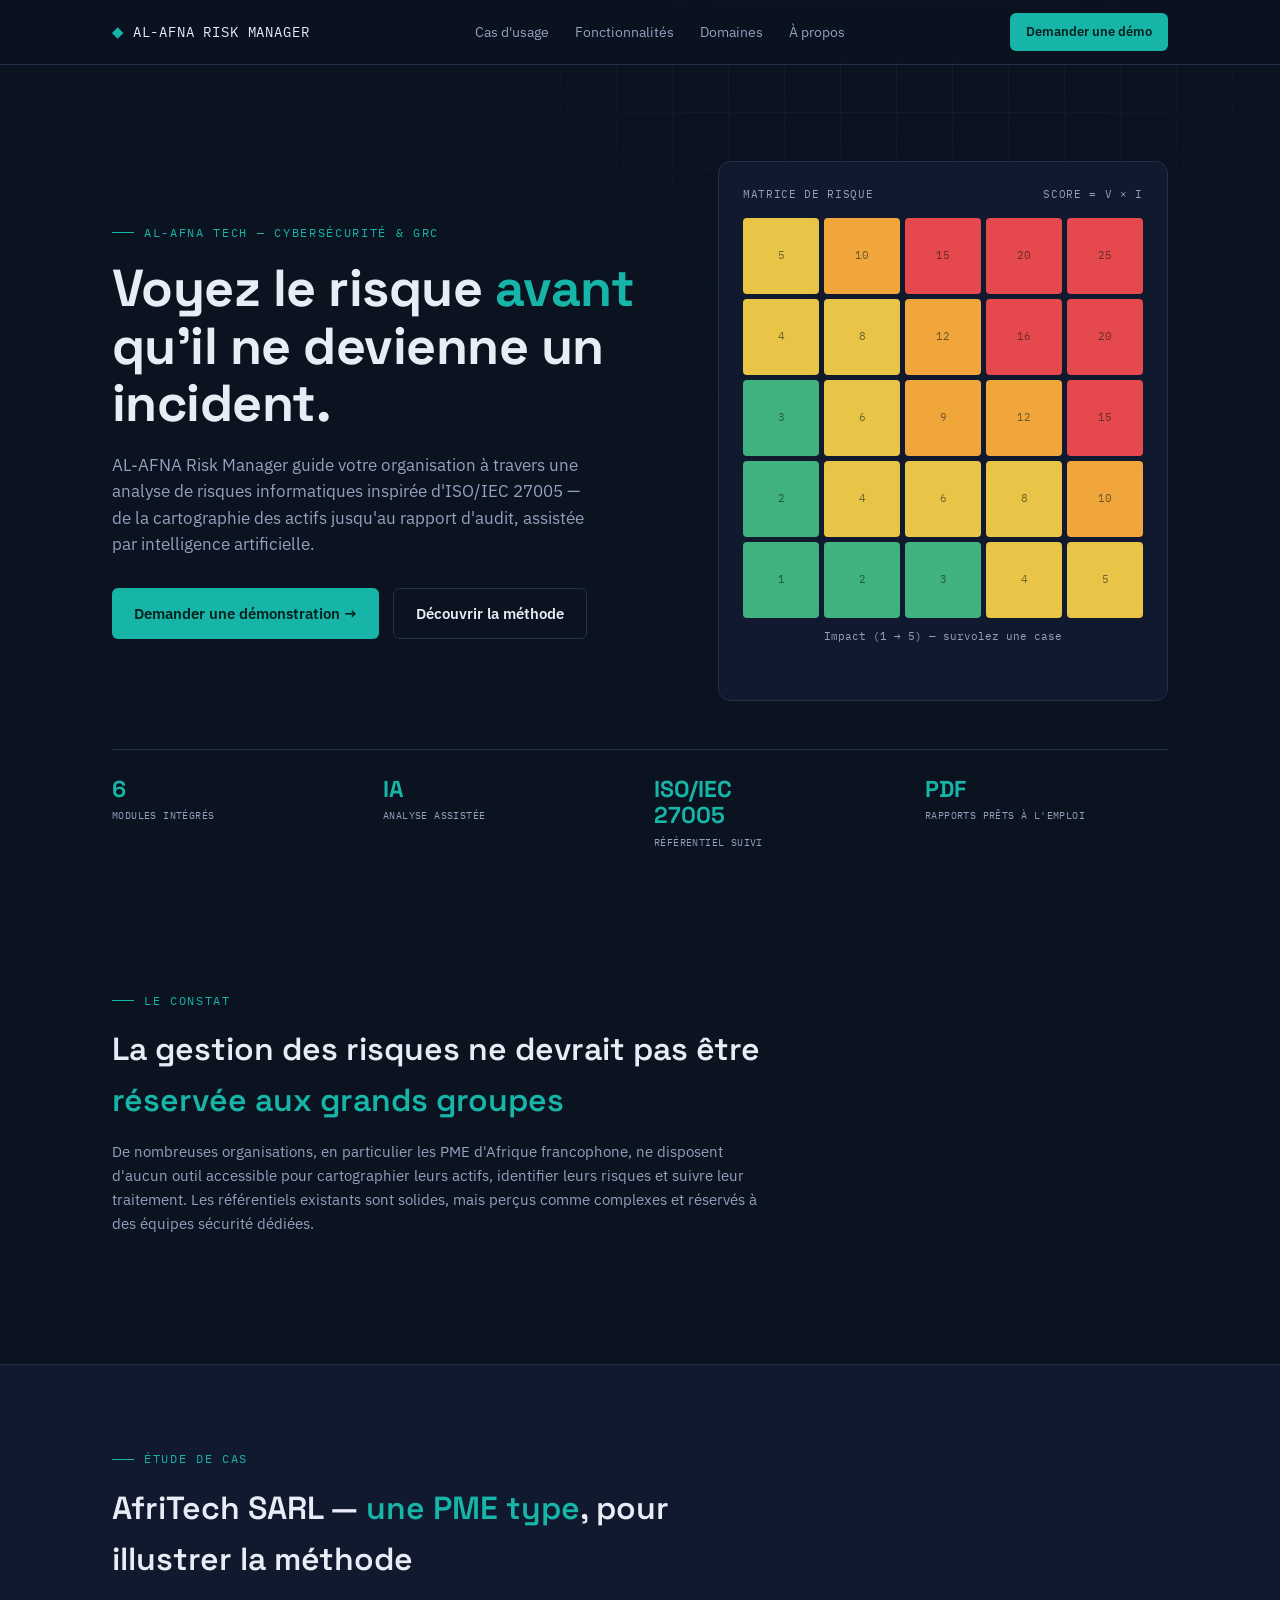
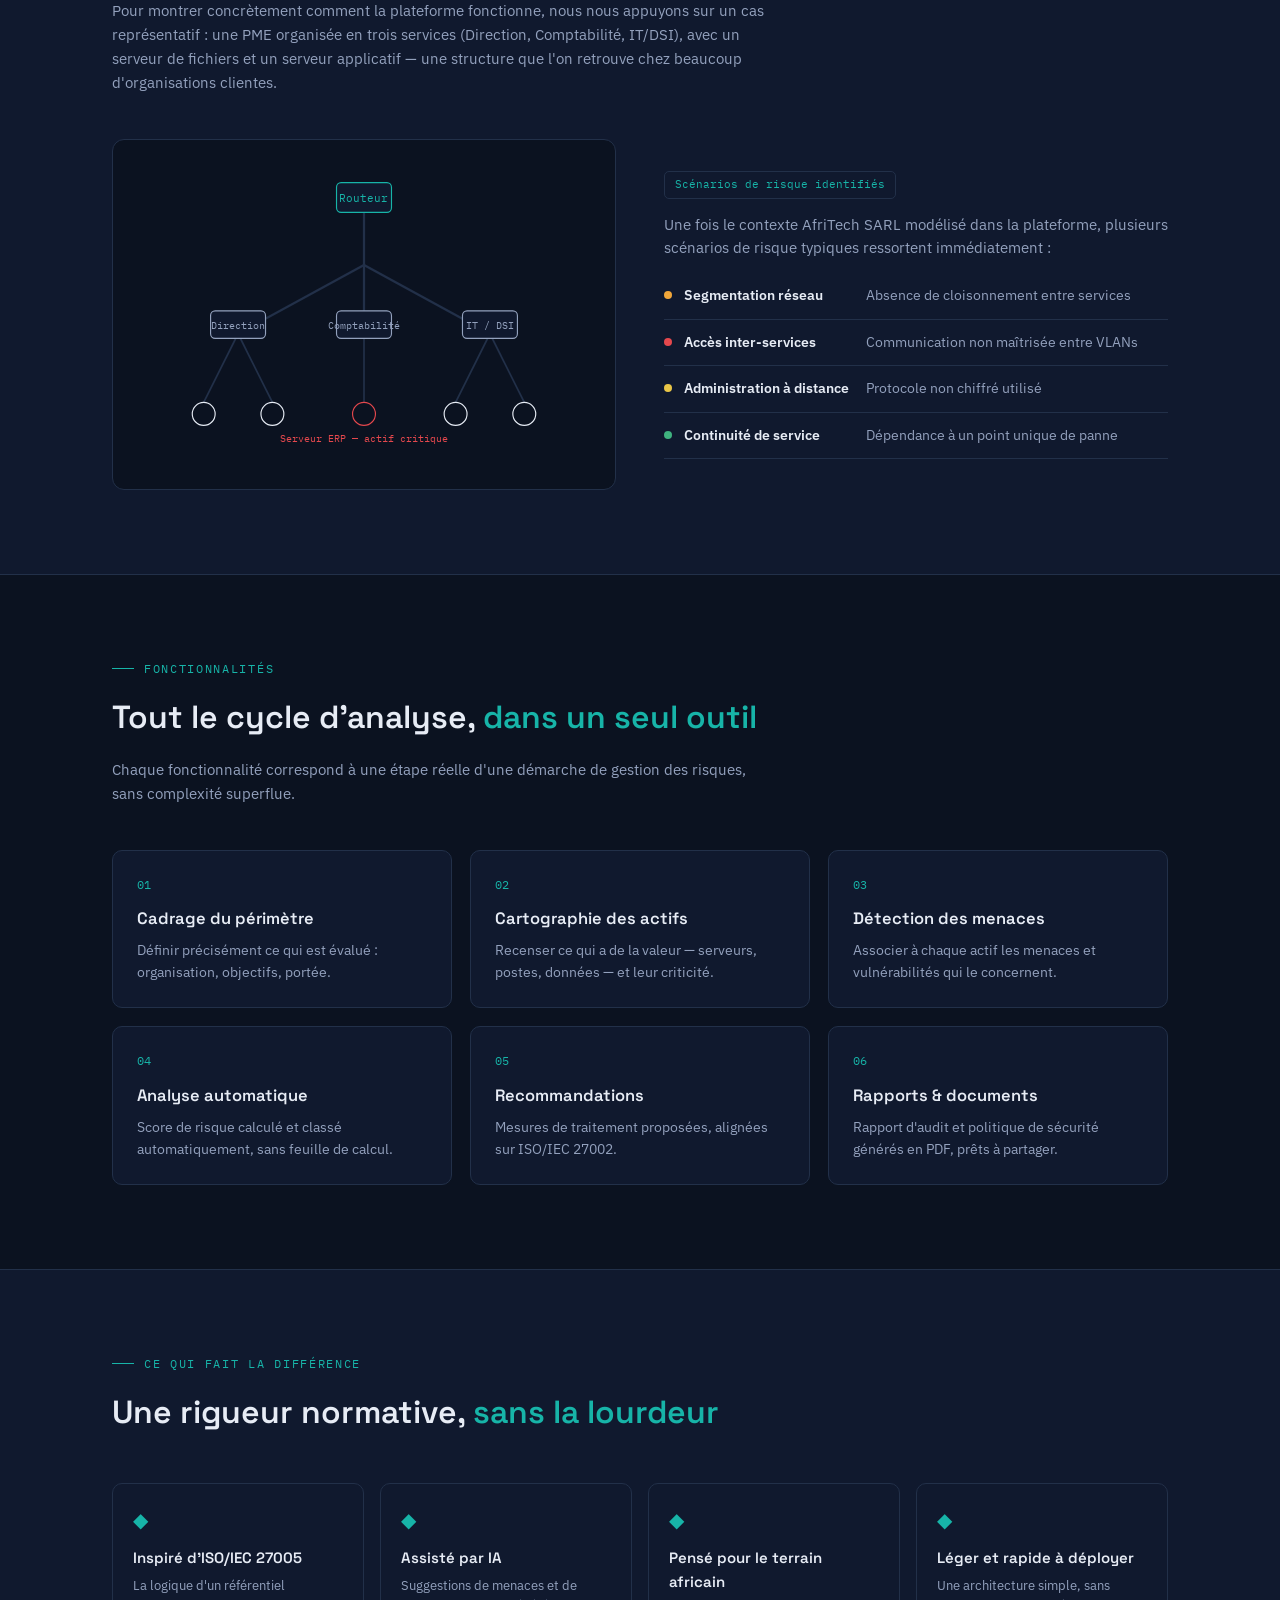
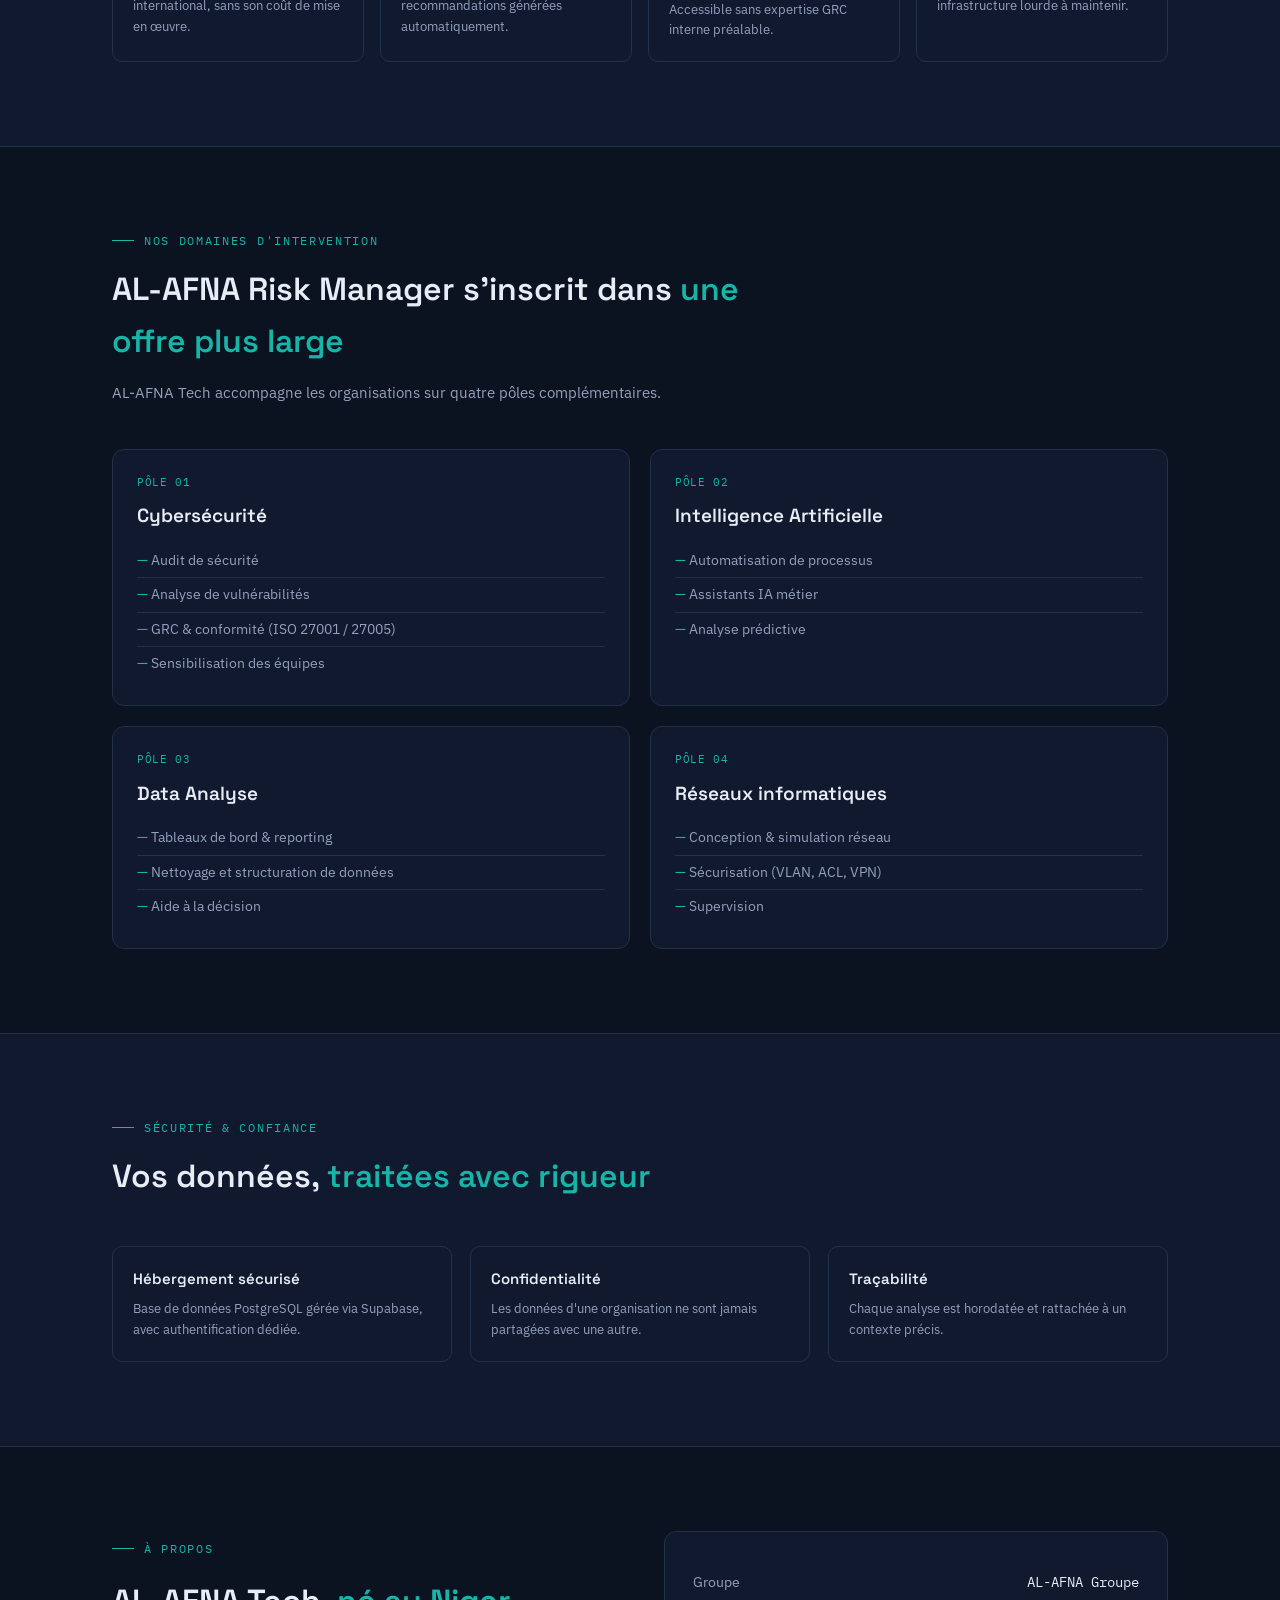
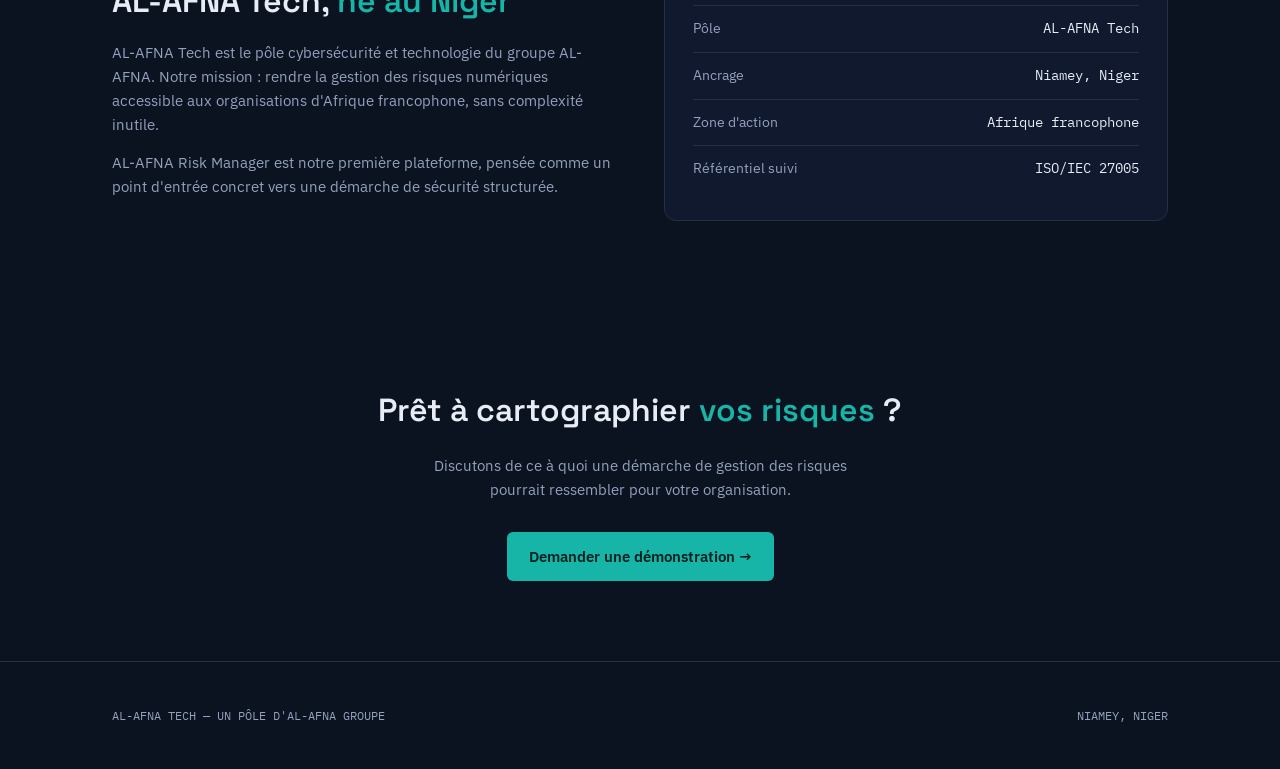
<file: al-afna-risk-manager-sombre.html>
<!DOCTYPE html>
<html lang="fr">
<head>
<meta charset="UTF-8">
<meta name="viewport" content="width=device-width, initial-scale=1.0">
<title>AL-AFNA Risk Manager — Plateforme GRC inspirée ISO/IEC 27005</title>
<link rel="preconnect" href="https://fonts.googleapis.com">
<link href="https://fonts.googleapis.com/css2?family=Space+Grotesk:wght@400;500;600;700&family=IBM+Plex+Sans:wght@400;500;600&family=IBM+Plex+Mono:wght@400;500&display=swap" rel="stylesheet">
<style>
  :root{
    
    --bg: #0B1220;
    --bg-raised: #10192E;
    --line: #223049;
    --ink: #E7ECF5;
    --ink-dim: #93A1BD;
    --teal: #17B4A8;
    --teal-ink: #04211E;
  
    --crit: #E5484D; --high: #F0A63A; --med: #E8C547; --low: #3FB27F;
    --display: 'Space Grotesk', system-ui, sans-serif;
    --body: 'IBM Plex Sans', system-ui, sans-serif;
    --mono: 'IBM Plex Mono', ui-monospace, monospace;
  }
  *{box-sizing:border-box; margin:0; padding:0;}
  html{scroll-behavior:smooth;}
  body{background:var(--bg); color:var(--ink); font-family:var(--body); line-height:1.6; -webkit-font-smoothing:antialiased;}
  a{color:inherit;}
  img,svg{max-width:100%;}
  .wrap{max-width:1120px; margin:0 auto; padding:0 32px;}

  .grid-bg{
    position:fixed; inset:0; z-index:-1; opacity:0.35;
    background-image: linear-gradient(var(--line) 1px, transparent 1px), linear-gradient(90deg, var(--line) 1px, transparent 1px);
    background-size: 56px 56px;
    mask-image: radial-gradient(ellipse 900px 600px at 70% 0%, black 10%, transparent 70%);
  }

  header.nav{position:sticky; top:0; z-index:20; background:rgba(11,18,32,0.85); backdrop-filter: blur(10px); border-bottom:1px solid var(--line);}
  .nav .wrap{display:flex; align-items:center; justify-content:space-between; height:64px; gap:16px;}
  .brand{font-family:var(--mono); font-size:14px; letter-spacing:0.06em; color:var(--ink); white-space:nowrap;}
  .brand b{color:var(--teal);}
  .nav ul{display:flex; gap:26px; list-style:none;}
  .nav ul a{font-size:13.5px; color:var(--ink-dim); text-decoration:none; transition:color .15s;}
  .nav ul a:hover{color:var(--ink);}
  .nav .btn{padding:9px 16px; font-size:13px;}

  .hero{padding:96px 0 56px;}
  .hero-grid{display:grid; grid-template-columns:1.1fr 0.9fr; gap:56px; align-items:center;}
  .eyebrow{font-family:var(--mono); font-size:12px; letter-spacing:0.14em; text-transform:uppercase; color:var(--teal); margin-bottom:18px; display:flex; align-items:center; gap:10px;}
  .eyebrow::before{content:""; width:22px; height:1px; background:var(--teal); display:inline-block;}
  h1{font-family:var(--display); font-weight:700; font-size:clamp(32px, 4.6vw, 52px); line-height:1.1; letter-spacing:-0.01em; margin-bottom:20px;}
  h1 em{font-style:normal; color:var(--teal);}
  .hero p.lead{color:var(--ink-dim); font-size:16.5px; max-width:48ch; margin-bottom:30px;}
  .cta-row{display:flex; gap:14px; flex-wrap:wrap;}
  .btn{font-family:var(--body); font-weight:600; font-size:14.5px; padding:13px 22px; border-radius:6px; text-decoration:none; display:inline-flex; align-items:center; gap:8px; transition:transform .15s, opacity .15s;}
  .btn-primary{background:var(--teal); color:var(--teal-ink);}
  .btn-primary:hover{transform:translateY(-1px); opacity:0.92;}
  .btn-ghost{border:1px solid var(--line); color:var(--ink);}
  .btn-ghost:hover{border-color:var(--teal); color:var(--teal);}

  .matrix-card{background:var(--bg-raised); border:1px solid var(--line); border-radius:12px; padding:24px;}
  .matrix-card .cap{font-family:var(--mono); font-size:11px; color:var(--ink-dim); letter-spacing:0.06em; display:flex; justify-content:space-between; margin-bottom:14px;}
  .matrix{display:grid; grid-template-columns:repeat(5, 1fr); gap:5px; transform: scaleY(-1);}
  .cell{aspect-ratio:1; border-radius:4px; display:flex; align-items:center; justify-content:center; font-family:var(--mono); font-size:11px; color:rgba(4,20,18,0.55); transform: scaleY(-1); transition: transform .12s ease;}
  .cell:hover{transform: scaleY(-1) scale(1.08); z-index:2;}
  .axis-label{font-family:var(--mono); font-size:10.5px; color:var(--ink-dim); text-align:center; margin-top:10px;}
  .matrix-tip{font-family:var(--mono); font-size:11px; color:var(--ink-dim); margin-top:14px; min-height:16px;}

  .stat-bar{display:flex; gap:28px; margin-top:48px; padding-top:26px; border-top:1px solid var(--line); flex-wrap:wrap;}
  .stat{flex:1 1 150px;}
  .stat-n{font-family:var(--display); font-size:23px; font-weight:700; color:var(--teal); line-height:1.15;}
  .stat-l{font-family:var(--mono); font-size:10px; color:var(--ink-dim); margin-top:6px; text-transform:uppercase; letter-spacing:0.04em;}

  section{padding:84px 0;}
  section.alt{background:var(--bg-raised); border-top:1px solid var(--line); border-bottom:1px solid var(--line);}
  .section-head{max-width:660px; margin-bottom:44px;}
  .section-head .eyebrow{margin-bottom:14px;}
  h2{font-family:var(--display); font-size:clamp(24px,3.2vw,32px); font-weight:600; margin-bottom:14px;}
  h2 span{color:var(--teal);}
  .section-head p{color:var(--ink-dim); font-size:15px;}

  .feature-grid{display:grid; grid-template-columns:repeat(3, 1fr); gap:18px;}
  .feature{background:var(--bg-raised); border:1px solid var(--line); border-radius:10px; padding:24px;}
  .feature .num{font-family:var(--mono); color:var(--teal); font-size:12px; margin-bottom:12px;}
  .feature h3{font-family:var(--display); font-size:16.5px; font-weight:600; margin-bottom:8px;}
  .feature p{color:var(--ink-dim); font-size:13.5px;}

  .case-grid{display:grid; grid-template-columns:1fr 1fr; gap:48px; align-items:center;}
  .net-card{background:var(--bg); border:1px solid var(--line); border-radius:12px; padding:22px;}
  .case-copy p{color:var(--ink-dim); font-size:14.5px; margin-bottom:14px;}
  .case-copy .badge{font-family:var(--mono); font-size:11px; color:var(--teal); border:1px solid var(--line); display:inline-block; padding:4px 10px; border-radius:5px; margin-bottom:14px;}

  .incident-list{list-style:none; margin-top:10px;}
  .incident-list li{display:flex; gap:12px; padding:12px 0; border-bottom:1px solid var(--line); font-size:13.5px; color:var(--ink-dim);}
  .incident-list li b{color:var(--ink); font-weight:600; min-width:170px; display:inline-block;}
  .dot{width:8px; height:8px; border-radius:50%; margin-top:6px; flex:none;}

  .diff-grid{display:grid; grid-template-columns:repeat(4, 1fr); gap:16px;}
  .diff{border:1px solid var(--line); border-radius:10px; padding:20px; background:var(--bg-raised);}
  .diff .ic{font-family:var(--mono); color:var(--teal); font-size:20px; margin-bottom:10px;}
  .diff h3{font-family:var(--display); font-size:15px; font-weight:600; margin-bottom:6px;}
  .diff p{color:var(--ink-dim); font-size:13px;}

  .domain-grid{display:grid; grid-template-columns:repeat(2, 1fr); gap:20px;}
  .domain{border:1px solid var(--line); border-radius:12px; padding:24px; background:var(--bg-raised);}
  .domain .tag{font-family:var(--mono); font-size:11px; color:var(--teal); text-transform:uppercase; letter-spacing:0.06em; margin-bottom:10px; display:block;}
  .domain h3{font-family:var(--display); font-size:19px; font-weight:600; margin-bottom:12px;}
  .domain ul{list-style:none;}
  .domain ul li{font-size:13.5px; color:var(--ink-dim); padding:6px 0; border-bottom:1px solid var(--line);}
  .domain ul li:last-child{border-bottom:none;}
  .domain ul li::before{content:"— "; color:var(--teal);}

  .trust-grid{display:grid; grid-template-columns:repeat(3,1fr); gap:18px;}
  .trust{padding:20px; border:1px solid var(--line); border-radius:10px; background:var(--bg-raised);}
  .trust h3{font-family:var(--display); font-size:15px; font-weight:600; margin-bottom:8px;}
  .trust p{color:var(--ink-dim); font-size:13px;}

  .about-grid{display:grid; grid-template-columns:1fr 1fr; gap:48px; align-items:center;}
  .about-copy p{color:var(--ink-dim); font-size:15px; margin-bottom:14px;}
  .about-card{border:1px solid var(--line); border-radius:12px; padding:28px; background:var(--bg-raised);}
  .about-card .row{display:flex; justify-content:space-between; padding:12px 0; border-bottom:1px solid var(--line); font-size:13.5px;}
  .about-card .row:last-child{border-bottom:none;}
  .about-card .row span:first-child{color:var(--ink-dim);}
  .about-card .row span:last-child{font-family:var(--mono); color:var(--ink); text-align:right;}

  .cta-final{text-align:center; padding:80px 0;}
  .cta-final h2{margin-bottom:18px;}
  .cta-final p{color:var(--ink-dim); font-size:15px; max-width:52ch; margin:0 auto 30px;}
  .cta-final .cta-row{justify-content:center;}

  footer{padding:44px 0; border-top:1px solid var(--line);}
  footer .wrap{display:flex; justify-content:space-between; align-items:center; flex-wrap:wrap; gap:16px;}
  footer .f-mono{font-family:var(--mono); font-size:12px; color:var(--ink-dim);}

  @media (max-width:900px){
    .hero-grid{grid-template-columns:1fr;}
    .case-grid{grid-template-columns:1fr;}
    .about-grid{grid-template-columns:1fr;}
    .feature-grid{grid-template-columns:repeat(2,1fr);}
    .diff-grid{grid-template-columns:repeat(2,1fr);}
    .domain-grid{grid-template-columns:1fr;}
    .trust-grid{grid-template-columns:1fr;}
  }
  @media (max-width:620px){
    .nav ul{display:none;}
    .wrap{padding:0 20px;}
    section{padding:60px 0;}
    .hero{padding:52px 0 36px;}
    .feature-grid{grid-template-columns:1fr;}
    .diff-grid{grid-template-columns:1fr;}
    .stat{flex:1 1 100%;}
  }
  </style>
</head>
<body>

<div class="grid-bg"></div>

<header class="nav">
  <div class="wrap">
    <div class="brand"><b>&#9670;</b> AL-AFNA&nbsp;RISK&nbsp;MANAGER</div>
    <ul>
      <li><a href="#cas">Cas d'usage</a></li>
      <li><a href="#fonctionnement">Fonctionnalités</a></li>
      <li><a href="#domaines">Domaines</a></li>
      <li><a href="#apropos">À propos</a></li>
    </ul>
    <a href="#contact" class="btn btn-primary">Demander une démo</a>
  </div>
</header>

<section class="hero">
  <div class="wrap hero-grid">
    <div>
      <div class="eyebrow">AL-AFNA Tech — Cybersécurité &amp; GRC</div>
      <h1>Voyez le risque <em>avant</em><br>qu'il ne devienne un incident.</h1>
      <p class="lead">AL-AFNA Risk Manager guide votre organisation à travers une analyse de risques informatiques inspirée d'ISO/IEC 27005 — de la cartographie des actifs jusqu'au rapport d'audit, assistée par intelligence artificielle.</p>
      <div class="cta-row">
        <a href="#contact" class="btn btn-primary">Demander une démonstration →</a>
        <a href="#fonctionnement" class="btn btn-ghost">Découvrir la méthode</a>
      </div>
    </div>
    <div class="matrix-card">
      <div class="cap"><span>MATRICE DE RISQUE</span><span>SCORE = V × I</span></div>
      <div class="matrix" id="matrix"></div>
      <div class="axis-label">Impact (1 → 5) — survolez une case</div>
      <div class="matrix-tip" id="tip">&nbsp;</div>
    </div>
  </div>
  <div class="wrap">
    <div class="stat-bar">
      <div class="stat"><div class="stat-n">6</div><div class="stat-l">modules intégrés</div></div>
      <div class="stat"><div class="stat-n">IA</div><div class="stat-l">analyse assistée</div></div>
      <div class="stat"><div class="stat-n">ISO/IEC<br>27005</div><div class="stat-l">référentiel suivi</div></div>
      <div class="stat"><div class="stat-n">PDF</div><div class="stat-l">rapports prêts à l'emploi</div></div>
    </div>
  </div>
</section>

<section>
  <div class="wrap">
    <div class="section-head">
      <div class="eyebrow">Le constat</div>
      <h2>La gestion des risques ne devrait pas être <span>réservée aux grands groupes</span></h2>
      <p>De nombreuses organisations, en particulier les PME d'Afrique francophone, ne disposent d'aucun outil accessible pour cartographier leurs actifs, identifier leurs risques et suivre leur traitement. Les référentiels existants sont solides, mais perçus comme complexes et réservés à des équipes sécurité dédiées.</p>
    </div>
  </div>
</section>

<section class="alt" id="cas">
  <div class="wrap">
    <div class="section-head">
      <div class="eyebrow">Étude de cas</div>
      <h2>AfriTech SARL — <span>une PME type</span>, pour illustrer la méthode</h2>
      <p>Pour montrer concrètement comment la plateforme fonctionne, nous nous appuyons sur un cas représentatif : une PME organisée en trois services (Direction, Comptabilité, IT/DSI), avec un serveur de fichiers et un serveur applicatif — une structure que l'on retrouve chez beaucoup d'organisations clientes.</p>
    </div>
    <div class="case-grid">
      <div class="net-card">
  <svg viewBox="0 0 400 260" width="100%" height="auto">
    <line x1="200" y1="40" x2="200" y2="90" stroke="var(--line)" stroke-width="2"/>
    <line x1="200" y1="90" x2="90" y2="150" stroke="var(--line)" stroke-width="2"/>
    <line x1="200" y1="90" x2="200" y2="150" stroke="var(--line)" stroke-width="2"/>
    <line x1="200" y1="90" x2="310" y2="150" stroke="var(--line)" stroke-width="2"/>
    <line x1="90" y1="150" x2="60" y2="210" stroke="var(--line)" stroke-width="1.5"/>
    <line x1="90" y1="150" x2="120" y2="210" stroke="var(--line)" stroke-width="1.5"/>
    <line x1="200" y1="150" x2="200" y2="210" stroke="var(--line)" stroke-width="1.5"/>
    <line x1="310" y1="150" x2="280" y2="210" stroke="var(--line)" stroke-width="1.5"/>
    <line x1="310" y1="150" x2="340" y2="210" stroke="var(--line)" stroke-width="1.5"/>

    <rect x="176" y="18" width="48" height="26" rx="4" fill="var(--bg-raised)" stroke="var(--teal)"/>
    <text x="200" y="35" text-anchor="middle" font-family="IBM Plex Mono" font-size="10" fill="var(--teal)">Routeur</text>

    <rect x="66" y="130" width="48" height="24" rx="4" fill="var(--bg-raised)" stroke="var(--ink-dim)"/>
    <text x="90" y="146" text-anchor="middle" font-family="IBM Plex Mono" font-size="8.5" fill="var(--ink-dim)">Direction</text>
    <rect x="176" y="130" width="48" height="24" rx="4" fill="var(--bg-raised)" stroke="var(--ink-dim)"/>
    <text x="200" y="146" text-anchor="middle" font-family="IBM Plex Mono" font-size="8.5" fill="var(--ink-dim)">Comptabilité</text>
    <rect x="286" y="130" width="48" height="24" rx="4" fill="var(--bg-raised)" stroke="var(--ink-dim)"/>
    <text x="310" y="146" text-anchor="middle" font-family="IBM Plex Mono" font-size="8.5" fill="var(--ink-dim)">IT / DSI</text>

    <circle cx="60" cy="220" r="10" fill="var(--bg)" stroke="var(--ink)"/>
    <circle cx="120" cy="220" r="10" fill="var(--bg)" stroke="var(--ink)"/>
    <circle cx="200" cy="220" r="10" fill="var(--bg)" stroke="var(--crit)"/>
    <circle cx="280" cy="220" r="10" fill="var(--bg)" stroke="var(--ink)"/>
    <circle cx="340" cy="220" r="10" fill="var(--bg)" stroke="var(--ink)"/>
    <text x="200" y="245" text-anchor="middle" font-family="IBM Plex Mono" font-size="8.5" fill="var(--crit)">Serveur ERP — actif critique</text>
  </svg></div>
      <div class="case-copy">
        <span class="badge">Scénarios de risque identifiés</span>
        <p>Une fois le contexte AfriTech SARL modélisé dans la plateforme, plusieurs scénarios de risque typiques ressortent immédiatement :</p>
        <ul class="incident-list">
          <li><span class="dot" style="background:var(--high)"></span><b>Segmentation réseau</b> Absence de cloisonnement entre services</li>
          <li><span class="dot" style="background:var(--crit)"></span><b>Accès inter-services</b> Communication non maîtrisée entre VLANs</li>
          <li><span class="dot" style="background:var(--med)"></span><b>Administration à distance</b> Protocole non chiffré utilisé</li>
          <li><span class="dot" style="background:var(--low)"></span><b>Continuité de service</b> Dépendance à un point unique de panne</li>
        </ul>
      </div>
    </div>
  </div>
</section>

<section id="fonctionnement">
  <div class="wrap">
    <div class="section-head">
      <div class="eyebrow">Fonctionnalités</div>
      <h2>Tout le cycle d'analyse, <span>dans un seul outil</span></h2>
      <p>Chaque fonctionnalité correspond à une étape réelle d'une démarche de gestion des risques, sans complexité superflue.</p>
    </div>
    <div class="feature-grid">
      <div class="feature"><div class="num">01</div><h3>Cadrage du périmètre</h3><p>Définir précisément ce qui est évalué : organisation, objectifs, portée.</p></div>
      <div class="feature"><div class="num">02</div><h3>Cartographie des actifs</h3><p>Recenser ce qui a de la valeur — serveurs, postes, données — et leur criticité.</p></div>
      <div class="feature"><div class="num">03</div><h3>Détection des menaces</h3><p>Associer à chaque actif les menaces et vulnérabilités qui le concernent.</p></div>
      <div class="feature"><div class="num">04</div><h3>Analyse automatique</h3><p>Score de risque calculé et classé automatiquement, sans feuille de calcul.</p></div>
      <div class="feature"><div class="num">05</div><h3>Recommandations</h3><p>Mesures de traitement proposées, alignées sur ISO/IEC 27002.</p></div>
      <div class="feature"><div class="num">06</div><h3>Rapports &amp; documents</h3><p>Rapport d'audit et politique de sécurité générés en PDF, prêts à partager.</p></div>
    </div>
  </div>
</section>

<section class="alt">
  <div class="wrap">
    <div class="section-head">
      <div class="eyebrow">Ce qui fait la différence</div>
      <h2>Une rigueur normative, <span>sans la lourdeur</span></h2>
    </div>
    <div class="diff-grid">
      <div class="diff"><div class="ic">◆</div><h3>Inspiré d'ISO/IEC 27005</h3><p>La logique d'un référentiel international, sans son coût de mise en œuvre.</p></div>
      <div class="diff"><div class="ic">◆</div><h3>Assisté par IA</h3><p>Suggestions de menaces et de recommandations générées automatiquement.</p></div>
      <div class="diff"><div class="ic">◆</div><h3>Pensé pour le terrain africain</h3><p>Accessible sans expertise GRC interne préalable.</p></div>
      <div class="diff"><div class="ic">◆</div><h3>Léger et rapide à déployer</h3><p>Une architecture simple, sans infrastructure lourde à maintenir.</p></div>
    </div>
  </div>
</section>

<section id="domaines">
  <div class="wrap">
    <div class="section-head">
      <div class="eyebrow">Nos domaines d'intervention</div>
      <h2>AL-AFNA Risk Manager s'inscrit dans <span>une offre plus large</span></h2>
      <p>AL-AFNA Tech accompagne les organisations sur quatre pôles complémentaires.</p>
    </div>
    <div class="domain-grid">
      <div class="domain">
        <span class="tag">Pôle 01</span>
        <h3>Cybersécurité</h3>
        <ul>
          <li>Audit de sécurité</li>
          <li>Analyse de vulnérabilités</li>
          <li>GRC &amp; conformité (ISO 27001 / 27005)</li>
          <li>Sensibilisation des équipes</li>
        </ul>
      </div>
      <div class="domain">
        <span class="tag">Pôle 02</span>
        <h3>Intelligence Artificielle</h3>
        <ul>
          <li>Automatisation de processus</li>
          <li>Assistants IA métier</li>
          <li>Analyse prédictive</li>
        </ul>
      </div>
      <div class="domain">
        <span class="tag">Pôle 03</span>
        <h3>Data Analyse</h3>
        <ul>
          <li>Tableaux de bord &amp; reporting</li>
          <li>Nettoyage et structuration de données</li>
          <li>Aide à la décision</li>
        </ul>
      </div>
      <div class="domain">
        <span class="tag">Pôle 04</span>
        <h3>Réseaux informatiques</h3>
        <ul>
          <li>Conception &amp; simulation réseau</li>
          <li>Sécurisation (VLAN, ACL, VPN)</li>
          <li>Supervision</li>
        </ul>
      </div>
    </div>
  </div>
</section>

<section class="alt">
  <div class="wrap">
    <div class="section-head">
      <div class="eyebrow">Sécurité &amp; confiance</div>
      <h2>Vos données, <span>traitées avec rigueur</span></h2>
    </div>
    <div class="trust-grid">
      <div class="trust"><h3>Hébergement sécurisé</h3><p>Base de données PostgreSQL gérée via Supabase, avec authentification dédiée.</p></div>
      <div class="trust"><h3>Confidentialité</h3><p>Les données d'une organisation ne sont jamais partagées avec une autre.</p></div>
      <div class="trust"><h3>Traçabilité</h3><p>Chaque analyse est horodatée et rattachée à un contexte précis.</p></div>
    </div>
  </div>
</section>

<section id="apropos">
  <div class="wrap about-grid">
    <div class="about-copy">
      <div class="eyebrow">À propos</div>
      <h2>AL-AFNA Tech, <span>né au Niger</span></h2>
      <p>AL-AFNA Tech est le pôle cybersécurité et technologie du groupe AL-AFNA. Notre mission : rendre la gestion des risques numériques accessible aux organisations d'Afrique francophone, sans complexité inutile.</p>
      <p>AL-AFNA Risk Manager est notre première plateforme, pensée comme un point d'entrée concret vers une démarche de sécurité structurée.</p>
    </div>
    <div class="about-card">
      <div class="row"><span>Groupe</span><span>AL-AFNA Groupe</span></div>
      <div class="row"><span>Pôle</span><span>AL-AFNA Tech</span></div>
      <div class="row"><span>Ancrage</span><span>Niamey, Niger</span></div>
      <div class="row"><span>Zone d'action</span><span>Afrique francophone</span></div>
      <div class="row"><span>Référentiel suivi</span><span>ISO/IEC 27005</span></div>
    </div>
  </div>
</section>

<section class="cta-final" id="contact">
  <div class="wrap">
    <h2>Prêt à cartographier <span>vos risques</span> ?</h2>
    <p>Discutons de ce à quoi une démarche de gestion des risques pourrait ressembler pour votre organisation.</p>
    <div class="cta-row">
      <a href="#" class="btn btn-primary">Demander une démonstration →</a>
    </div>
  </div>
</section>

<footer>
  <div class="wrap">
    <div class="f-mono">AL-AFNA TECH — UN PÔLE D'AL-AFNA GROUPE</div>
    <div class="f-mono">NIAMEY, NIGER</div>
  </div>
</footer>

<script>
  const grid = document.getElementById('matrix');
  const tip = document.getElementById('tip');
  const cs = getComputedStyle(document.documentElement);
  const levelColor = (s) => s>=15 ? cs.getPropertyValue('--crit') : s>=9 ? cs.getPropertyValue('--high') : s>=4 ? cs.getPropertyValue('--med') : cs.getPropertyValue('--low');
  const levelName = (s) => s>=15 ? 'Critique' : s>=9 ? 'Élevé' : s>=4 ? 'Moyen' : 'Faible';
  for(let v=1; v<=5; v++){
    for(let i=1; i<=5; i++){
      const score = v*i;
      const cell = document.createElement('div');
      cell.className='cell';
      cell.style.background = levelColor(score);
      cell.textContent = score;
      cell.addEventListener('mouseenter', ()=>{ tip.textContent = `Vraisemblance ${v} × Impact ${i} = ${score} → ${levelName(score)}`; });
      cell.addEventListener('mouseleave', ()=>{ tip.textContent=''; });
      grid.appendChild(cell);
    }
  }
</script>
</body>
</html>
</file>
<file: landing.css>
/* ═══════════════════════════════════════════════════════════════
   AL-AFNA RISK MANAGER — LANDING PAGE (AUTONOME)
   Préfixes : --lp-* (variables) · .lp-* (classes)
   Aucune dépendance externe. Aucune collision avec t_cyber.css.
   ═══════════════════════════════════════════════════════════════ */

/* ── RESET SCOPÉ ───────────────────────────────── */
.lp, .lp *, .lp *::before, .lp *::after{
  box-sizing:border-box;
  margin:0;
  padding:0;
}
.lp{
  -webkit-text-size-adjust:100%;
  text-rendering:optimizeLegibility;
}
.lp img, .lp svg{ display:block; max-width:100%; }
.lp button, .lp input, .lp select, .lp textarea{ font:inherit; color:inherit; }
.lp a{ color:inherit; text-decoration:none; }
.lp ul{ list-style:none; }

/* ── THÈMES ──────────────────────────────────────── */
.lp[data-theme="dark"],
html[data-theme="dark"] .lp{
  --lp-bg: #05080F;
  --lp-bg-raised: #0A1120;
  --lp-bg-elevated: #0F1830;

  --lp-line: #1B2742;
  --lp-line-soft: #141E36;

  --lp-ink: #EEF3FC;
  --lp-ink-dim: #8C9BBA;
  --lp-ink-faint: #556481;

  --lp-teal: #2DD4BF;
  --lp-teal-bright: #5EEAD4;
  --lp-teal-ink: #04211E;
  --lp-violet: #818CF8;

  --lp-crit: #FF4D57;
  --lp-high: #FFB454;
  --lp-med: #FFD866;
  --lp-low: #4ADE80;

  --lp-shadow-md: 0 12px 32px -8px rgba(0,0,0,0.65);
  --lp-shadow-lg: 0 30px 60px -15px rgba(0,0,0,0.75);

  --lp-grid-line: rgba(45,212,191,0.045);
  --lp-scanline: rgba(255,255,255,0.012);
  --lp-nav-bg: rgba(5,8,15,0.65);
  --lp-mockup-shadow:
    0 40px 80px -20px rgba(0,0,0,0.7),
    0 0 0 1px rgba(45,212,191,0.12),
    0 0 60px -10px rgba(45,212,191,0.25);
  --lp-aurora:
    radial-gradient(600px 400px at 15% 10%, rgba(45,212,191,0.10), transparent 60%),
    radial-gradient(700px 500px at 90% 20%, rgba(129,140,248,0.09), transparent 60%),
    radial-gradient(500px 400px at 50% 90%, rgba(45,212,191,0.06), transparent 60%);
}

.lp[data-theme="light"],
html[data-theme="light"] .lp{
  --lp-bg: #F4F6FB;
  --lp-bg-raised: #FFFFFF;
  --lp-bg-elevated: #F8FAFF;

  --lp-line: #E1E5EC;
  --lp-line-soft: #EBEEF4;

  --lp-ink: #141A26;
  --lp-ink-dim: #5B6579;
  --lp-ink-faint: #8A92A6;

  --lp-teal: #0F766E;
  --lp-teal-bright: #14B8A6;
  --lp-teal-ink: #FFFFFF;
  --lp-violet: #6366F1;

  --lp-crit: #E5484D;
  --lp-high: #D97706;
  --lp-med: #B58900;
  --lp-low: #15803D;

  --lp-shadow-md: 0 12px 28px -10px rgba(20,26,38,0.15);
  --lp-shadow-lg: 0 30px 60px -20px rgba(20,26,38,0.2);

  --lp-grid-line: rgba(15,118,110,0.06);
  --lp-scanline: rgba(0,0,0,0.012);
  --lp-nav-bg: rgba(255,255,255,0.75);
  --lp-mockup-shadow:
    0 40px 80px -20px rgba(20,26,38,0.2),
    0 0 0 1px rgba(15,118,110,0.1),
    0 0 40px -10px rgba(15,118,110,0.15);
  --lp-aurora:
    radial-gradient(600px 400px at 15% 10%, rgba(15,118,110,0.08), transparent 60%),
    radial-gradient(700px 500px at 90% 20%, rgba(99,102,241,0.06), transparent 60%),
    radial-gradient(500px 400px at 50% 90%, rgba(15,118,110,0.05), transparent 60%);
}

/* ── FONTS + EASINGS ─────────────────────────────── */
.lp{
  --lp-display: 'Space Grotesk', system-ui, sans-serif;
  --lp-body: 'IBM Plex Sans', system-ui, sans-serif;
  --lp-mono: 'IBM Plex Mono', ui-monospace, monospace;
  --lp-ease-out: cubic-bezier(0.16, 1, 0.3, 1);
  --lp-ease-spring: cubic-bezier(0.34, 1.56, 0.64, 1);
}

/* ── BASE ────────────────────────────────────────── */
.lp{
  background:var(--lp-bg);
  color:var(--lp-ink);
  font-family:var(--lp-body);
  line-height:1.65;
  -webkit-font-smoothing:antialiased;
  min-height:100vh;
  overflow-x:hidden;
  position:relative;
  transition:background-color .3s ease, color .3s ease;
}

/* Fond grille */
.lp::before{
  content:"";
  position:fixed; inset:0;
  background-image:
    linear-gradient(var(--lp-grid-line) 1px, transparent 1px),
    linear-gradient(90deg, var(--lp-grid-line) 1px, transparent 1px);
  background-size:48px 48px;
  mask-image:radial-gradient(ellipse 80% 60% at 50% 0%, #000 30%, transparent 80%);
  -webkit-mask-image:radial-gradient(ellipse 80% 60% at 50% 0%, #000 30%, transparent 80%);
  pointer-events:none;
  z-index:0;
  animation:lp-gridDrift 40s linear infinite;
}

/* Fond aurora */
.lp::after{
  content:"";
  position:fixed; inset:-20%;
  background:var(--lp-aurora);
  pointer-events:none;
  z-index:0;
  animation:lp-aurora 18s ease-in-out infinite alternate;
}

/* Scanline */
.lp-scanline{
  position:fixed; inset:0;
  pointer-events:none;
  z-index:1;
  background:repeating-linear-gradient(
    0deg,
    var(--lp-scanline) 0px,
    var(--lp-scanline) 1px,
    transparent 1px,
    transparent 3px
  );
  mix-blend-mode:overlay;
  opacity:.55;
}

.lp-nav, .lp-main, .lp-footer{ position:relative; z-index:2; }

/* ── WRAP ────────────────────────────────────────── */
.lp-wrap{
  max-width:1120px;
  margin:0 auto;
  padding:0 28px;
}

/* ── KEYFRAMES ───────────────────────────────────── */
@keyframes lp-gridDrift{
  from{ background-position:0 0, 0 0; }
  to{ background-position:48px 48px, 48px 48px; }
}
@keyframes lp-aurora{
  0%{ transform:translate3d(0,0,0) scale(1); opacity:.85; }
  50%{ transform:translate3d(-2%,1.5%,0) scale(1.05); opacity:1; }
  100%{ transform:translate3d(2%,-1%,0) scale(1.02); opacity:.9; }
}
@keyframes lp-shimmer{
  0%{ background-position:200% 0; }
  100%{ background-position:-200% 0; }
}
@keyframes lp-float{
  0%,100%{ transform:translateY(0); }
  50%{ transform:translateY(-10px); }
}
@keyframes lp-blobMove{
  0%,100%{ transform:translate(0,0) scale(1); }
  50%{ transform:translate(20px,-20px) scale(1.1); }
}
@keyframes lp-navBeam{
  0%{ background-position:200% 0; }
  100%{ background-position:-200% 0; }
}
@keyframes lp-beacon{
  0%,100%{ opacity:1; transform:scale(1); }
  50%{ opacity:.45; transform:scale(.85); }
}
@keyframes lp-cellPop{
  to{ opacity:1; }
}
@keyframes lp-shieldPulse{
  0%,100%{ transform:scale(1); }
  50%{ transform:scale(1.05); }
}
@keyframes lp-spin{
  to{ --lp-angle:360deg; }
}

@property --lp-angle{
  syntax:'<angle>';
  initial-value:0deg;
  inherits:false;
}

/* ── NAV ─────────────────────────────────────────── */
.lp-nav{
  position:sticky; top:0; z-index:50;
  background:var(--lp-nav-bg);
  backdrop-filter:blur(20px) saturate(180%);
  -webkit-backdrop-filter:blur(20px) saturate(180%);
  border-bottom:1px solid var(--lp-line-soft);
  transition:background-color .3s ease;
}
.lp-nav::after{
  content:"";
  position:absolute; left:0; right:0; bottom:-1px; height:1px;
  background:linear-gradient(90deg, transparent, var(--lp-teal), transparent);
  background-size:200% 100%;
  animation:lp-navBeam 6s linear infinite;
  opacity:.7;
  pointer-events:none;
}
.lp-nav .lp-wrap{
  display:flex;
  align-items:center;
  gap:16px;
  height:66px;
}
.lp-brand{
  font-family:var(--lp-mono);
  font-size:13.5px;
  letter-spacing:0.08em;
  color:var(--lp-ink);
  display:inline-flex;
  align-items:center;
  gap:8px;
  white-space:nowrap;
  flex:none;
}
.lp-brand b{
  color:var(--lp-teal);
  text-shadow:0 0 14px rgba(45,212,191,0.65);
}
.lp-brand::before{
  content:"";
  width:8px; height:8px;
  border-radius:50%;
  background:var(--lp-teal);
  box-shadow:0 0 12px var(--lp-teal);
  animation:lp-beacon 2s ease-in-out infinite;
}
.lp-nav-links{
  display:flex;
  gap:4px;
  margin-left:auto;
}
.lp-nav-links a{
  font-size:13.5px;
  color:var(--lp-ink-dim);
  padding:8px 14px;
  border-radius:8px;
  transition:color .25s var(--lp-ease-out), background .25s var(--lp-ease-out);
  position:relative;
}
.lp-nav-links a::after{
  content:"";
  position:absolute; left:14px; right:14px; bottom:4px; height:1px;
  background:var(--lp-teal);
  transform:scaleX(0);
  transform-origin:left;
  transition:transform .3s var(--lp-ease-out);
}
.lp-nav-links a:hover{ color:var(--lp-ink); }
.lp-nav-links a:hover::after{ transform:scaleX(1); }
.lp-nav-actions{
  display:flex;
  align-items:center;
  gap:10px;
  flex:none;
}

/* ── BOUTONS ─────────────────────────────────────── */
.lp-btn{
  font-family:var(--lp-body);
  font-weight:600;
  font-size:13.5px;
  letter-spacing:0.01em;
  padding:11px 20px;
  border-radius:10px;
  border:none;
  cursor:pointer;
  display:inline-flex;
  align-items:center;
  justify-content:center;
  gap:8px;
  text-decoration:none;
  white-space:nowrap;
  transition:transform .25s var(--lp-ease-spring), box-shadow .3s var(--lp-ease-out), opacity .2s ease;
  flex:none;
}
.lp-btn--primary{
  background:linear-gradient(180deg, var(--lp-teal-bright) 0%, var(--lp-teal) 100%);
  color:var(--lp-teal-ink);
  box-shadow:
    0 4px 20px -4px rgba(45,212,191,0.55),
    inset 0 1px 0 rgba(255,255,255,0.35);
}
.lp-btn--primary:hover{
  transform:translateY(-2px);
  box-shadow:
    0 12px 36px -6px rgba(45,212,191,0.7),
    0 0 0 4px rgba(45,212,191,0.12),
    inset 0 1px 0 rgba(255,255,255,0.45);
}
.lp-btn--primary:active{ transform:translateY(0) scale(.98); }
.lp-btn--ghost{
  background:rgba(255,255,255,0.03);
  border:1px solid var(--lp-line);
  color:var(--lp-ink);
}
.lp[data-theme="light"] .lp-btn--ghost,
html[data-theme="light"] .lp .lp-btn--ghost{
  background:rgba(255,255,255,0.6);
}
.lp-btn--ghost:hover{
  border-color:var(--lp-teal);
  color:var(--lp-teal);
  background:rgba(45,212,191,0.06);
  box-shadow:0 0 0 4px rgba(45,212,191,0.10);
}

/* ── TOGGLE THÈME ────────────────────────────────── */
.lp-theme-toggle{
  display:inline-flex;
  align-items:center;
  justify-content:center;
  width:38px;
  height:38px;
  background:transparent;
  border:1px solid var(--lp-line);
  color:var(--lp-ink-dim);
  border-radius:10px;
  cursor:pointer;
  font-size:15px;
  flex:none;
  transition:all .2s ease;
}
.lp-theme-toggle:hover{
  border-color:var(--lp-teal);
  color:var(--lp-teal);
  background:rgba(45,212,191,0.06);
}
.lp-ic-sun, .lp-ic-moon{ display:none; line-height:1; }
.lp[data-theme="dark"] .lp-ic-sun,
html[data-theme="dark"] .lp .lp-ic-sun{ display:inline; }
.lp[data-theme="light"] .lp-ic-moon,
html[data-theme="light"] .lp .lp-ic-moon{ display:inline; }

/* ── EYEBROW ─────────────────────────────────────── */
.lp-eyebrow{
  font-family:var(--lp-mono);
  font-size:12px;
  letter-spacing:0.14em;
  text-transform:uppercase;
  color:var(--lp-teal);
  margin-bottom:18px;
  display:flex;
  align-items:center;
  gap:10px;
}
.lp-eyebrow::before{
  content:"";
  width:22px; height:1px;
  background:var(--lp-teal);
  display:inline-block;
}

/* ── HERO ────────────────────────────────────────── */
.lp-hero{
  position:relative;
  padding:80px 0 60px;
  overflow:hidden;
}
.lp-hero-grid{
  display:grid;
  grid-template-columns:1.15fr 0.85fr;
  gap:60px;
  align-items:center;
}
.lp-h1{
  font-family:var(--lp-display);
  font-weight:700;
  font-size:clamp(34px, 5.2vw, 58px);
  line-height:1.05;
  letter-spacing:-0.025em;
  margin-bottom:22px;
  background:linear-gradient(110deg, #fff 0%, #b8c4dd 45%, #fff 65%, #b8c4dd 100%);
  background-size:200% 100%;
  -webkit-background-clip:text;
  background-clip:text;
  color:transparent;
  animation:lp-shimmer 8s linear infinite;
}
.lp[data-theme="light"] .lp-h1,
html[data-theme="light"] .lp .lp-h1{
  background:linear-gradient(110deg, #141A26 0%, #4B5563 45%, #141A26 65%, #4B5563 100%);
  background-size:200% 100%;
  -webkit-background-clip:text;
  background-clip:text;
  color:transparent;
}
.lp-h1 em{
  font-style:normal;
  color:var(--lp-teal);
  text-shadow:0 0 40px rgba(45,212,191,0.35);
}
.lp-lead{
  color:var(--lp-ink-dim);
  font-size:17px;
  max-width:52ch;
  margin-bottom:32px;
}
.lp-cta-row{
  display:flex;
  gap:14px;
  flex-wrap:wrap;
  margin-bottom:32px;
}
.lp-cta-row--center{ justify-content:center; margin-bottom:0; }
.lp-badges{
  display:flex;
  gap:20px;
  flex-wrap:wrap;
  font-family:var(--lp-mono);
  font-size:11.5px;
  color:var(--lp-ink-faint);
  text-transform:uppercase;
  letter-spacing:0.08em;
}
.lp-badges span{
  display:inline-flex;
  align-items:center;
  gap:6px;
}
.lp-badges span::before{
  content:"";
  width:6px; height:6px;
  border-radius:50%;
  background:var(--lp-teal);
  box-shadow:0 0 8px var(--lp-teal);
}

/* Mockup */
.lp-hero-visual{
  position:relative;
  perspective:1200px;
}
.lp-hero-visual::before,
.lp-hero-visual::after{
  content:"";
  position:absolute;
  border-radius:50%;
  filter:blur(60px);
  pointer-events:none;
  z-index:-1;
}
.lp-hero-visual::before{
  width:280px; height:280px;
  background:rgba(45,212,191,0.25);
  top:-40px; right:-40px;
  animation:lp-blobMove 12s ease-in-out infinite;
}
.lp-hero-visual::after{
  width:220px; height:220px;
  background:rgba(129,140,248,0.22);
  bottom:-30px; left:-30px;
  animation:lp-blobMove 14s ease-in-out infinite reverse;
}
.lp-mockup{
  background:linear-gradient(180deg, var(--lp-bg-raised), var(--lp-bg-elevated));
  border:1px solid var(--lp-line);
  border-radius:18px;
  padding:18px;
  box-shadow:var(--lp-mockup-shadow);
  transform:rotateY(-6deg) rotateX(4deg);
  transition:transform .6s var(--lp-ease-out);
  animation:lp-float 6s ease-in-out infinite;
}
.lp-mockup:hover{ transform:rotateY(0) rotateX(0); }
.lp-mockup-bar{
  display:flex;
  gap:6px;
  margin-bottom:14px;
  padding-bottom:12px;
  border-bottom:1px solid var(--lp-line-soft);
}
.lp-mockup-bar i{
  width:10px; height:10px;
  border-radius:50%;
  background:var(--lp-line);
}
.lp-mockup-bar i:first-child{ background:#ff5f56; }
.lp-mockup-bar i:nth-child(2){ background:#ffbd2e; }
.lp-mockup-bar i:nth-child(3){ background:#27c93f; }
.lp-mockup-title{
  font-family:var(--lp-mono);
  font-size:11px;
  color:var(--lp-ink-faint);
  letter-spacing:0.06em;
  margin-bottom:14px;
}
.lp-mockup-matrix{
  display:grid;
  grid-template-columns:repeat(5,1fr);
  gap:5px;
  margin-bottom:14px;
}
.lp-mockup-cell{
  aspect-ratio:1;
  border-radius:5px;
  display:flex;
  align-items:center;
  justify-content:center;
  font-family:var(--lp-mono);
  font-size:11px;
  font-weight:600;
  color:rgba(4,20,18,0.7);
  opacity:0;
  animation:lp-cellPop .4s var(--lp-ease-out) forwards;
}
.lp-mockup-stat{
  display:flex;
  justify-content:space-between;
  font-family:var(--lp-mono);
  font-size:11px;
  color:var(--lp-ink-dim);
  padding:8px 0;
  border-top:1px solid var(--lp-line-soft);
}
.lp-mockup-stat b{ color:var(--lp-teal); }

/* ── SECTIONS ────────────────────────────────────── */
.lp-section{ padding:96px 0; position:relative; }
.lp-section--alt{
  background:linear-gradient(180deg, transparent, rgba(45,212,191,0.02));
  border-top:1px solid var(--lp-line-soft);
  border-bottom:1px solid var(--lp-line-soft);
}
.lp-section-head{
  max-width:680px;
  margin-bottom:56px;
}
.lp-section-head--center{
  margin-left:auto;
  margin-right:auto;
  text-align:center;
}
.lp-section-head--center .lp-eyebrow{ justify-content:center; }
.lp-h2{
  font-family:var(--lp-display);
  font-size:clamp(26px, 3.6vw, 38px);
  font-weight:600;
  letter-spacing:-0.02em;
  line-height:1.15;
  margin-bottom:16px;
}
.lp-h2 span{ color:var(--lp-teal); }
.lp-section-head p,
.lp-cta-final p{
  color:var(--lp-ink-dim);
  font-size:16px;
  max-width:60ch;
}
.lp-section-head--center p{ margin:0 auto; }

/* ── 8 ÉTAPES ────────────────────────────────────── */
.lp-steps{
  display:grid;
  grid-template-columns:repeat(4,1fr);
  gap:16px;
}
.lp-step{
  position:relative;
  padding:24px 20px 22px;
  background:linear-gradient(180deg, var(--lp-bg-raised), var(--lp-bg-elevated));
  border:1px solid var(--lp-line);
  border-radius:14px;
  transition:all .4s var(--lp-ease-out);
  overflow:hidden;
}
.lp-step::before{
  content:"";
  position:absolute; inset:0;
  border-radius:inherit;
  padding:1px;
  background:conic-gradient(
    from var(--lp-angle, 0deg),
    transparent 0deg,
    var(--lp-teal) 60deg,
    transparent 120deg,
    transparent 240deg,
    var(--lp-violet) 300deg,
    transparent 360deg
  );
  -webkit-mask:linear-gradient(#000 0 0) content-box, linear-gradient(#000 0 0);
  -webkit-mask-composite:xor;
  mask-composite:exclude;
  opacity:0;
  transition:opacity .4s ease;
  animation:lp-spin 8s linear infinite;
  pointer-events:none;
}
.lp-step:hover{
  transform:translateY(-4px);
  border-color:transparent;
  box-shadow:var(--lp-shadow-md);
}
.lp-step:hover::before{ opacity:1; }
.lp-step-num{
  font-family:var(--lp-mono);
  font-size:11px;
  color:var(--lp-teal);
  letter-spacing:0.1em;
  margin-bottom:12px;
  display:flex;
  justify-content:space-between;
  align-items:center;
}
.lp-step-ia{
  font-family:var(--lp-mono);
  font-size:9.5px;
  background:rgba(255,180,84,0.15);
  color:var(--lp-high);
  border:1px solid rgba(255,180,84,0.3);
  padding:2px 6px;
  border-radius:4px;
  letter-spacing:0.08em;
}
.lp-step h3{
  font-family:var(--lp-display);
  font-size:16px;
  font-weight:600;
  margin-bottom:8px;
}
.lp-step p{
  color:var(--lp-ink-dim);
  font-size:13px;
  line-height:1.55;
}

/* ── FEATURES ────────────────────────────────────── */
.lp-features{
  display:grid;
  grid-template-columns:repeat(3,1fr);
  gap:20px;
}
.lp-feature{
  background:var(--lp-bg-raised);
  border:1px solid var(--lp-line);
  border-radius:14px;
  padding:28px 24px;
  transition:all .35s var(--lp-ease-out);
  position:relative;
  overflow:hidden;
}
.lp-feature::after{
  content:"";
  position:absolute;
  inset:0;
  background:radial-gradient(400px circle at var(--lp-mx,50%) var(--lp-my,50%), rgba(45,212,191,0.08), transparent 50%);
  opacity:0;
  transition:opacity .35s ease;
  pointer-events:none;
}
.lp-feature:hover{ transform:translateY(-3px); box-shadow:var(--lp-shadow-md); }
.lp-feature:hover::after{ opacity:1; }
.lp-feature-ic{
  width:44px; height:44px;
  border-radius:11px;
  display:flex;
  align-items:center;
  justify-content:center;
  background:linear-gradient(135deg, rgba(45,212,191,0.15), rgba(129,140,248,0.12));
  border:1px solid rgba(45,212,191,0.25);
  color:var(--lp-teal);
  margin-bottom:18px;
  font-size:20px;
}
.lp-feature h3{
  font-family:var(--lp-display);
  font-size:16.5px;
  font-weight:600;
  margin-bottom:8px;
}
.lp-feature p{
  color:var(--lp-ink-dim);
  font-size:13.5px;
  line-height:1.6;
}

/* ── TÉLÉCHARGEMENT PDF ──────────────────────────── */
.lp-download{
  display:grid;
  grid-template-columns:1fr 1.15fr;
  gap:60px;
  align-items:center;
}
.lp-pdf-preview{ position:relative; }
.lp-pdf-cover{
  background:linear-gradient(160deg, #0F4C5C 0%, #04211E 100%);
  border:1px solid var(--lp-line);
  border-radius:16px;
  padding:44px 32px;
  text-align:center;
  color:#fff;
  box-shadow:
    0 30px 60px -20px rgba(0,0,0,0.8),
    0 0 0 1px rgba(45,212,191,0.15);
  position:relative;
  overflow:hidden;
}
.lp-pdf-cover::before{
  content:"";
  position:absolute;
  inset:0;
  background:
    radial-gradient(circle at 20% 20%, rgba(45,212,191,0.15), transparent 50%),
    radial-gradient(circle at 80% 80%, rgba(129,140,248,0.12), transparent 50%);
  pointer-events:none;
}
.lp-pdf-shield{
  width:80px;
  height:80px;
  margin:0 auto 20px;
  position:relative;
}
.lp-pdf-shield svg{
  width:100%;
  height:100%;
  filter:drop-shadow(0 0 20px rgba(45,212,191,0.6));
  animation:lp-shieldPulse 3s ease-in-out infinite;
}
.lp-pdf-label{
  font-family:var(--lp-mono);
  font-size:10.5px;
  letter-spacing:0.15em;
  text-transform:uppercase;
  color:rgba(255,255,255,0.55);
  margin-bottom:14px;
  position:relative;
}
.lp-pdf-title{
  font-family:var(--lp-display);
  font-size:22px;
  font-weight:700;
  line-height:1.2;
  margin-bottom:10px;
  position:relative;
}
.lp-pdf-sub{
  font-size:12.5px;
  color:rgba(255,255,255,0.7);
  margin-bottom:20px;
  position:relative;
}
.lp-pdf-meta{
  font-family:var(--lp-mono);
  font-size:10.5px;
  color:rgba(255,255,255,0.5);
  padding-top:18px;
  border-top:1px solid rgba(255,255,255,0.1);
  display:flex;
  justify-content:space-between;
  position:relative;
}
.lp-download-copy p{
  color:var(--lp-ink-dim);
  font-size:15px;
  margin-bottom:22px;
}
.lp-download-list{
  list-style:none;
  margin-bottom:26px;
}
.lp-download-list li{
  display:flex;
  gap:12px;
  align-items:flex-start;
  font-size:14px;
  color:var(--lp-ink-dim);
  padding:10px 0;
  border-bottom:1px solid var(--lp-line-soft);
}
.lp-download-list li:last-child{ border-bottom:none; }
.lp-download-list li::before{
  content:"✓";
  color:var(--lp-teal);
  font-weight:700;
  flex:none;
  width:18px;
  height:18px;
  border-radius:50%;
  background:rgba(45,212,191,0.12);
  display:flex;
  align-items:center;
  justify-content:center;
  font-size:11px;
  margin-top:2px;
}
.lp-download-btns{
  display:flex;
  gap:12px;
  flex-wrap:wrap;
  align-items:center;
}

/* ── IA ──────────────────────────────────────────── */
.lp-ia-grid{
  display:grid;
  grid-template-columns:repeat(2,1fr);
  gap:20px;
}
.lp-ia-card{
  background:var(--lp-bg-raised);
  border:1px solid var(--lp-line);
  border-radius:14px;
  padding:26px;
  position:relative;
  overflow:hidden;
}
.lp-ia-card::before{
  content:"";
  position:absolute;
  top:0; left:0; right:0;
  height:3px;
  background:linear-gradient(90deg, var(--lp-teal), var(--lp-violet));
}
.lp-ia-tag{
  font-family:var(--lp-mono);
  font-size:10.5px;
  text-transform:uppercase;
  letter-spacing:0.12em;
  color:var(--lp-teal);
  margin-bottom:10px;
  display:inline-block;
}
.lp-ia-card h3{
  font-family:var(--lp-display);
  font-size:16px;
  font-weight:600;
  margin-bottom:10px;
}
.lp-ia-card ul{
  list-style:none;
  margin-top:10px;
}
.lp-ia-card ul li{
  font-size:13px;
  color:var(--lp-ink-dim);
  padding:6px 0 6px 22px;
  position:relative;
}
.lp-ia-card ul li::before{
  content:"→";
  position:absolute;
  left:0;
  color:var(--lp-teal);
  font-weight:600;
}
.lp-ia-card ul li b{ color:var(--lp-ink); }

/* ── CTA FINAL ───────────────────────────────────── */
.lp-cta-final{
  text-align:center;
  padding:96px 0;
  position:relative;
  overflow:hidden;
}
.lp-cta-final::before{
  content:"";
  position:absolute;
  inset:0;
  background:radial-gradient(600px 300px at 50% 50%, rgba(45,212,191,0.10), transparent 70%);
  pointer-events:none;
}
.lp[data-theme="light"] .lp-cta-final::before,
html[data-theme="light"] .lp .lp-cta-final::before{
  background:radial-gradient(600px 300px at 50% 50%, rgba(15,118,110,0.06), transparent 70%);
}
.lp-cta-final h2{
  margin-bottom:18px;
  position:relative;
}
.lp-cta-final p{
  margin:0 auto 32px;
  max-width:54ch;
  position:relative;
}

/* ── FOOTER ──────────────────────────────────────── */
.lp-footer{
  padding:44px 0;
  border-top:1px solid var(--lp-line-soft);
  background:rgba(0,0,0,0.15);
}
.lp[data-theme="light"] .lp-footer,
html[data-theme="light"] .lp .lp-footer{
  background:rgba(0,0,0,0.02);
}
.lp-footer-grid{
  display:grid;
  grid-template-columns:1.4fr 1fr 1fr;
  gap:40px;
  margin-bottom:32px;
}
.lp-footer-brand .lp-brand{ margin-bottom:12px; }
.lp-footer-brand p{
  color:var(--lp-ink-dim);
  font-size:13px;
  max-width:36ch;
}
.lp-footer-col h4{
  font-family:var(--lp-mono);
  font-size:11px;
  text-transform:uppercase;
  letter-spacing:0.1em;
  color:var(--lp-ink-faint);
  margin-bottom:14px;
}
.lp-footer-col ul{ list-style:none; }
.lp-footer-col ul li{
  font-size:13.5px;
  color:var(--lp-ink-dim);
  padding:5px 0;
}
.lp-footer-col ul li a{ transition:color .2s ease; }
.lp-footer-col ul li a:hover{ color:var(--lp-teal); }
.lp-footer-bottom{
  padding-top:24px;
  border-top:1px solid var(--lp-line-soft);
  display:flex;
  justify-content:space-between;
  flex-wrap:wrap;
  gap:12px;
  font-family:var(--lp-mono);
  font-size:11.5px;
  color:var(--lp-ink-faint);
}

/* ── REVEAL ──────────────────────────────────────── */
.lp-reveal{
  opacity:0;
  transform:translateY(24px);
  transition:opacity .8s var(--lp-ease-out), transform .8s var(--lp-ease-out);
}
.lp-reveal.lp-visible{ opacity:1; transform:translateY(0); }
.lp-delay-2{ transition-delay:.2s; }

/* ── RESPONSIVE ──────────────────────────────────── */
@media (max-width: 1024px){
  .lp-hero-grid{ grid-template-columns:1fr; gap:40px; }
  .lp-mockup{
    max-width:520px;
    margin:0 auto;
    transform:none;
    animation:none;
  }
  .lp-mockup:hover{ transform:none; }
  .lp-steps{ grid-template-columns:repeat(2,1fr); }
  .lp-features{ grid-template-columns:repeat(2,1fr); }
  .lp-download{ grid-template-columns:1fr; gap:40px; }
  .lp-pdf-preview{ max-width:400px; margin:0 auto; }
  .lp-ia-grid{ grid-template-columns:1fr; }
  .lp-footer-grid{ grid-template-columns:1fr 1fr; }
}

@media (max-width: 820px){
  .lp-wrap{ padding:0 20px; }
  .lp-nav .lp-wrap{
    height:auto;
    min-height:60px;
    flex-wrap:wrap;
    padding:10px 0;
    gap:10px;
  }
  .lp-nav-links{
    margin-left:0;
    width:100%;
    flex-wrap:wrap;
    overflow-x:auto;
    padding-bottom:4px;
    order:3;
  }
  .lp-nav-links a{ padding:6px 10px; font-size:12.5px; }
  .lp-nav-actions{ margin-left:auto; }
}

@media (max-width: 640px){
  .lp-section{ padding:64px 0; }
  .lp-hero{ padding:56px 0 40px; }
  .lp-h1{ font-size:36px; }
  .lp-lead{ font-size:15.5px; }
  .lp-steps{ grid-template-columns:1fr; }
  .lp-features{ grid-template-columns:1fr; }
  .lp-footer-grid{ grid-template-columns:1fr; }
  .lp-cta-row{ flex-direction:column; align-items:stretch; }
  .lp-cta-row .lp-btn{ width:100%; }
  .lp-download-btns{ flex-direction:column; align-items:stretch; }
  .lp-download-btns .lp-btn{ width:100%; }
}

/* ── REDUCED MOTION ──────────────────────────────── */
@media (prefers-reduced-motion: reduce){
  .lp, .lp *, .lp *::before, .lp *::after{
    animation-duration:0.01ms !important;
    animation-iteration-count:1 !important;
    transition-duration:0.01ms !important;
  }
  .lp-reveal{ opacity:1; transform:none; }
  .lp-mockup{ animation:none; }
  .lp-mockup-cell{ opacity:1; }
}
</file>
